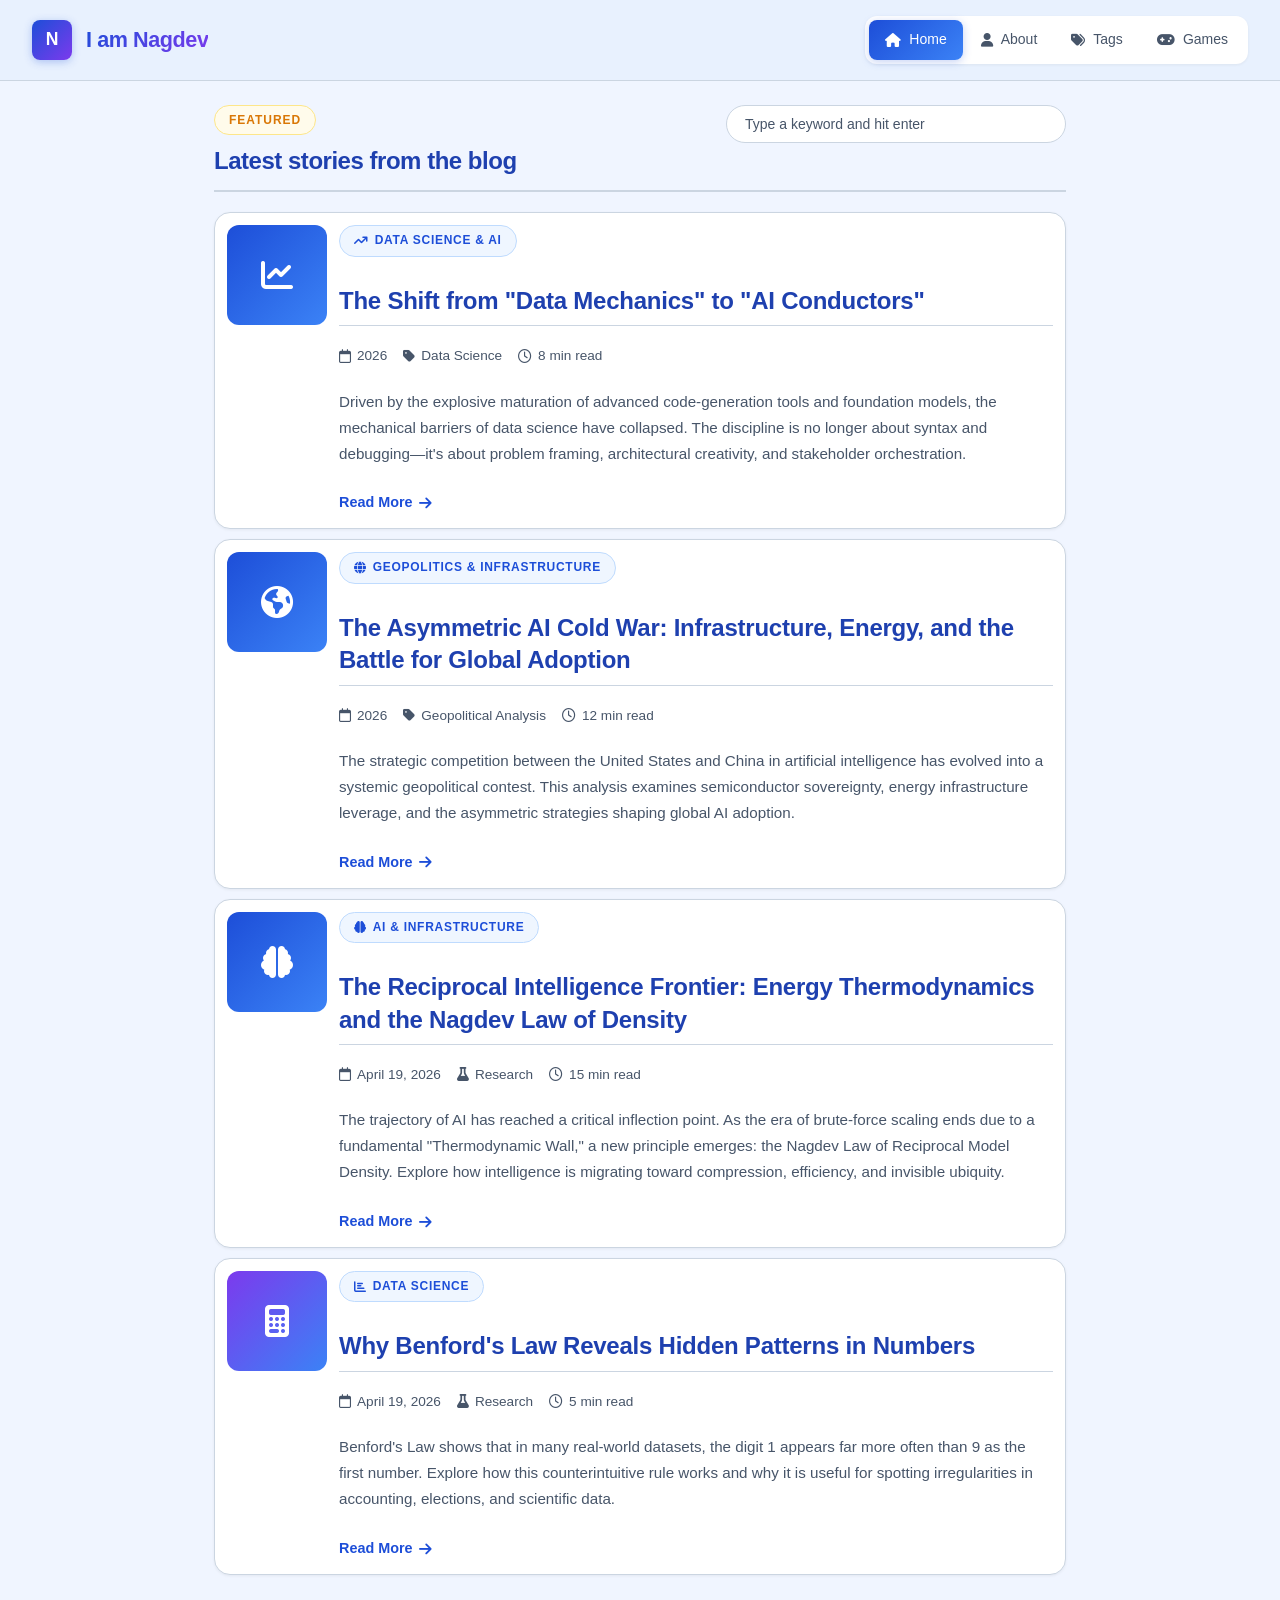
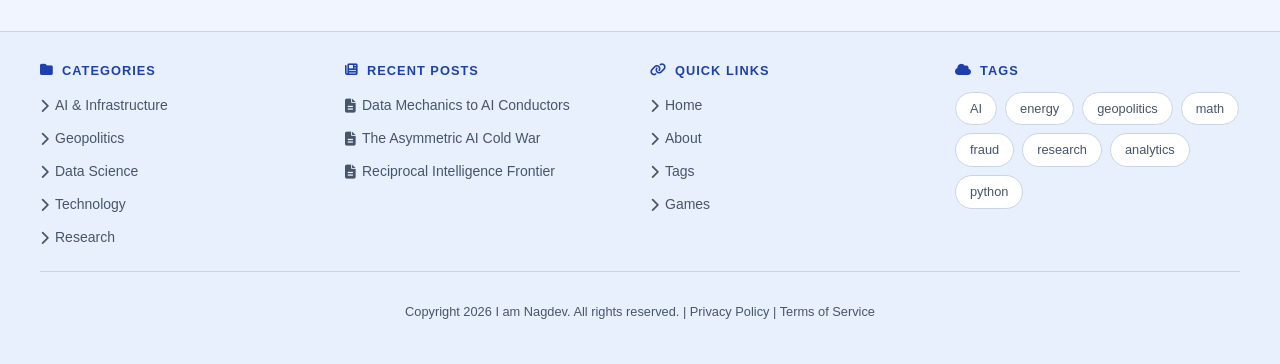
<file: index.html>
<!DOCTYPE html>
<html lang="en">
<head>
    <meta charset="UTF-8">
    <meta name="viewport" content="width=device-width, initial-scale=1.0">
    <title>iamnagdev Blog</title>
    <link rel="stylesheet" href="https://cdnjs.cloudflare.com/ajax/libs/font-awesome/6.5.1/css/all.min.css">
    <link rel="stylesheet" href="styles.css">
</head>
<body>
    <div class="site-shell">
        <header class="sidebar-left">
            <a href="index.html" style="text-decoration:none;display:contents;">
                <div class="brand-block">
                    <div class="brand-mark">N</div>
                    <h1 class="brand-name">I am Nagdev</h1>
                </div>
            </a>
            <nav class="primary-nav">
                <a class="active" href="index.html"><i class="fas fa-home"></i> Home</a>
                <a href="about.html"><i class="fas fa-user"></i> About</a>
                <a href="tags.html"><i class="fas fa-tags"></i> Tags</a>
                <a href="games/index.html"><i class="fas fa-gamepad"></i> Games</a>
            </nav>
        </header>
        <main class="main-content">
            <header class="content-header">
                <div>
                    <p class="eyebrow">Featured</p>
                    <h2>Latest stories from the blog</h2>
                </div>
                <form class="search-form">
                    <input type="search" placeholder="Type a keyword and hit enter" aria-label="Search posts">
                </form>
            </header>
            <section class="post-feed">
                <article class="post-card">
                    <div class="post-thumb post-thumb-large"><i class="fas fa-chart-line"></i></div>
                    <div class="post-copy">
                        <div class="post-label"><i class="fas fa-arrow-trend-up"></i> Data Science & AI</div>
                        <h3><a href="posts/data-mechanics-to-ai-conductors.html">The Shift from "Data Mechanics" to "AI Conductors"</a></h3>
                        <div class="post-meta"><span><i class="far fa-calendar"></i> 2026</span><span><i class="fas fa-tag"></i> Data Science</span><span><i class="far fa-clock"></i> 8 min read</span></div>
                        <p>Driven by the explosive maturation of advanced code-generation tools and foundation models, the mechanical barriers of data science have collapsed. The discipline is no longer about syntax and debugging—it's about problem framing, architectural creativity, and stakeholder orchestration.</p>
                        <a class="post-link" href="posts/data-mechanics-to-ai-conductors.html">Read More <i class="fas fa-arrow-right"></i></a>
                    </div>
                </article>
                <article class="post-card">
                    <div class="post-thumb post-thumb-large"><i class="fas fa-globe-americas"></i></div>
                    <div class="post-copy">
                        <div class="post-label"><i class="fas fa-globe"></i> Geopolitics & Infrastructure</div>
                        <h3><a href="posts/asymmetric-ai-cold-war.html">The Asymmetric AI Cold War: Infrastructure, Energy, and the Battle for Global Adoption</a></h3>
                        <div class="post-meta"><span><i class="far fa-calendar"></i> 2026</span><span><i class="fas fa-tag"></i> Geopolitical Analysis</span><span><i class="far fa-clock"></i> 12 min read</span></div>
                        <p>The strategic competition between the United States and China in artificial intelligence has evolved into a systemic geopolitical contest. This analysis examines semiconductor sovereignty, energy infrastructure leverage, and the asymmetric strategies shaping global AI adoption.</p>
                        <a class="post-link" href="posts/asymmetric-ai-cold-war.html">Read More <i class="fas fa-arrow-right"></i></a>
                    </div>
                </article>
                <article class="post-card">
                    <div class="post-thumb post-thumb-large"><i class="fas fa-brain"></i></div>
                    <div class="post-copy">
                        <div class="post-label"><i class="fas fa-brain"></i> AI & Infrastructure</div>
                        <h3><a href="posts/reciprocal-intelligence.html">The Reciprocal Intelligence Frontier: Energy Thermodynamics and the Nagdev Law of Density</a></h3>
                        <div class="post-meta"><span><i class="far fa-calendar"></i> April 19, 2026</span><span><i class="fas fa-flask"></i> Research</span><span><i class="far fa-clock"></i> 15 min read</span></div>
                        <p>The trajectory of AI has reached a critical inflection point. As the era of brute-force scaling ends due to a fundamental "Thermodynamic Wall," a new principle emerges: the Nagdev Law of Reciprocal Model Density. Explore how intelligence is migrating toward compression, efficiency, and invisible ubiquity.</p>
                        <a class="post-link" href="posts/reciprocal-intelligence.html">Read More <i class="fas fa-arrow-right"></i></a>
                    </div>
                </article>
                <article class="post-card">
                    <div class="post-thumb post-thumb-small"><i class="fas fa-calculator"></i></div>
                    <div class="post-copy">
                        <div class="post-label"><i class="fas fa-chart-bar"></i> Data Science</div>
                        <h3><a href="posts/benfords-law.html">Why Benford's Law Reveals Hidden Patterns in Numbers</a></h3>
                        <div class="post-meta"><span><i class="far fa-calendar"></i> April 19, 2026</span><span><i class="fas fa-flask"></i> Research</span><span><i class="far fa-clock"></i> 5 min read</span></div>
                        <p>Benford's Law shows that in many real-world datasets, the digit 1 appears far more often than 9 as the first number. Explore how this counterintuitive rule works and why it is useful for spotting irregularities in accounting, elections, and scientific data.</p>
                        <a class="post-link" href="posts/benfords-law.html">Read More <i class="fas fa-arrow-right"></i></a>
                    </div>
                </article>
            </section>
        </main>
    </div>

    <footer class="site-footer">
        <div class="footer-content">
            <div class="footer-sections">
                <div class="footer-section">
                    <h4><i class="fas fa-folder"></i> Categories</h4>
                    <ul>
                        <li><a href="#"><i class="fas fa-chevron-right"></i> AI & Infrastructure</a></li>
                        <li><a href="#"><i class="fas fa-chevron-right"></i> Geopolitics</a></li>
                        <li><a href="#"><i class="fas fa-chevron-right"></i> Data Science</a></li>
                        <li><a href="#"><i class="fas fa-chevron-right"></i> Technology</a></li>
                        <li><a href="#"><i class="fas fa-chevron-right"></i> Research</a></li>
                    </ul>
                </div>
                <div class="footer-section">
                    <h4><i class="fas fa-newspaper"></i> Recent Posts</h4>
                    <ul>
                        <li><a href="posts/data-mechanics-to-ai-conductors.html"><i class="fas fa-file-lines"></i> Data Mechanics to AI Conductors</a></li>
                        <li><a href="posts/asymmetric-ai-cold-war.html"><i class="fas fa-file-lines"></i> The Asymmetric AI Cold War</a></li>
                        <li><a href="posts/reciprocal-intelligence.html"><i class="fas fa-file-lines"></i> Reciprocal Intelligence Frontier</a></li>
                    </ul>
                </div>
                <div class="footer-section">
                    <h4><i class="fas fa-link"></i> Quick Links</h4>
                    <ul>
                        <li><a href="index.html"><i class="fas fa-chevron-right"></i> Home</a></li>
                        <li><a href="about.html"><i class="fas fa-chevron-right"></i> About</a></li>
                        <li><a href="tags.html"><i class="fas fa-chevron-right"></i> Tags</a></li>
                        <li><a href="games/index.html"><i class="fas fa-chevron-right"></i> Games</a></li>
                    </ul>
                </div>
                <div class="footer-section">
                    <h4><i class="fas fa-cloud"></i> Tags</h4>
                    <div class="tag-cloud">
                        <a href="#">AI</a>
                        <a href="#">energy</a>
                        <a href="#">geopolitics</a>
                        <a href="#">math</a>
                        <a href="#">fraud</a>
                        <a href="#">research</a>
                        <a href="#">analytics</a>
                        <a href="#">python</a>
                    </div>
                </div>
            </div>
            <div class="footer-bottom">
                <p>Copyright 2026 I am Nagdev. All rights reserved. | <a href="#">Privacy Policy</a> | <a href="#">Terms of Service</a></p>
            </div>
        </div>
    </footer>
    <script src="script.js"></script>
</body>
</html>
</file>
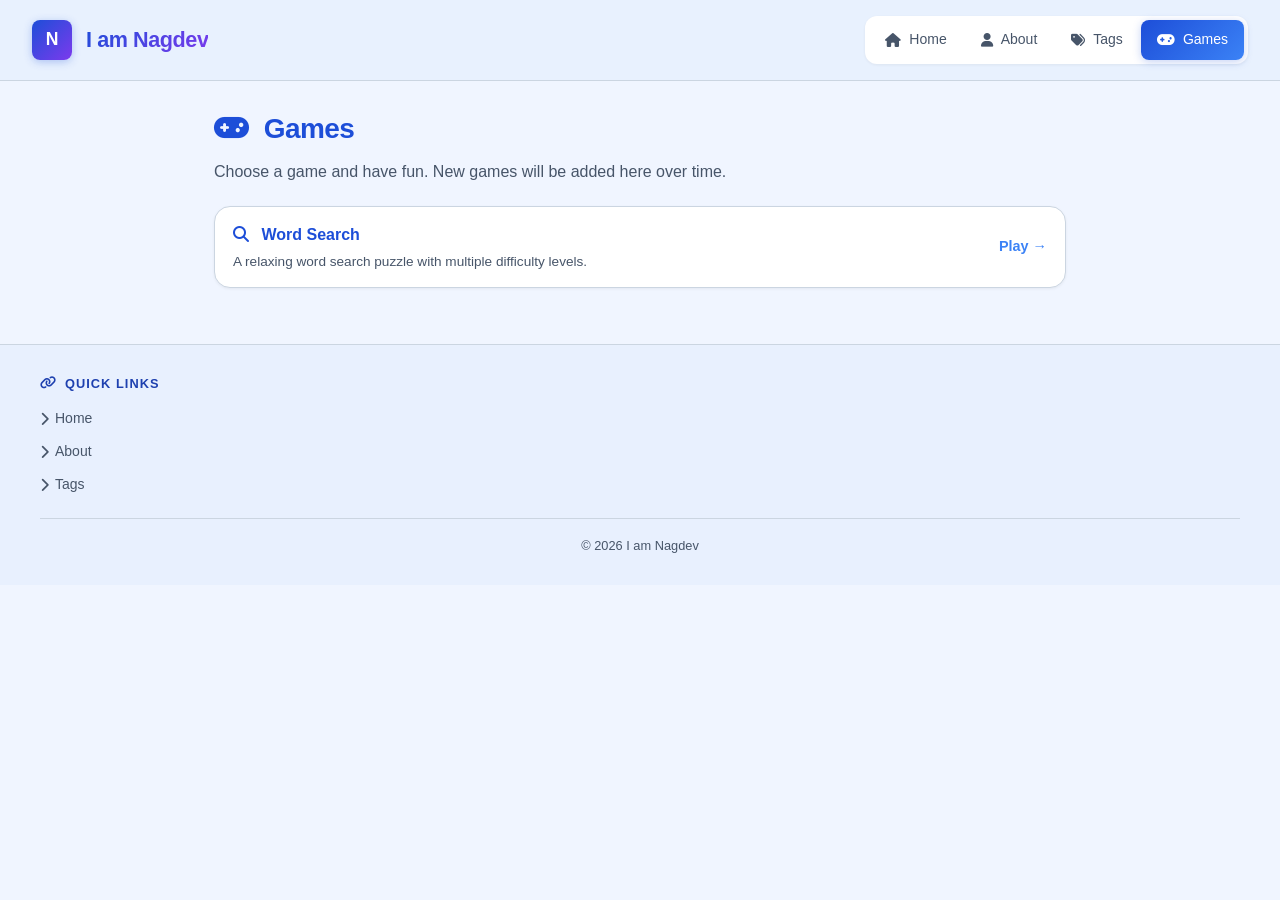
<file: games/index.html>
<!DOCTYPE html>
<html lang="en">
<head>
  <meta charset="utf-8">
  <meta name="viewport" content="width=device-width,initial-scale=1">
  <title>Games - I am Nagdev</title>
  <link rel="stylesheet" href="https://cdnjs.cloudflare.com/ajax/libs/font-awesome/6.5.1/css/all.min.css">
  <link rel="stylesheet" href="../styles.css">
  <style>
    .games-landing { max-width: 900px; margin: 24px auto; padding: 0 24px 24px; }
    .games-landing h2 { font-size: 1.75rem; font-weight: 700; color: var(--color-primary); margin: 0 0 6px; letter-spacing: -0.02em; }
    .games-landing > p { color: var(--color-text-secondary); margin: 0 0 20px; }
    .games-list { display: grid; gap: 10px; }
    .game-card {
      padding: 14px 18px; border: 1px solid var(--color-border); border-radius: var(--radius-lg);
      background: var(--color-surface); display: flex; justify-content: space-between;
      align-items: center; transition: all var(--transition); box-shadow: var(--shadow-sm);
    }
    .game-card:hover {
      border-color: var(--color-primary-light); box-shadow: var(--shadow-md);
      transform: translateY(-2px);
    }
    .game-card .game-title { font-size: 1rem; font-weight: 700; color: var(--color-primary); }
    .game-card .game-desc { font-size: 0.85rem; color: var(--color-text-secondary); margin-top: 2px; }
    .game-card a {
      display: inline-flex; align-items: center; gap: 6px;
      text-decoration: none; color: var(--color-primary-light); font-weight: 600;
      font-size: 0.9rem; transition: all var(--transition); white-space: nowrap;
    }
    .game-card a:hover { color: var(--color-primary); gap: 10px; }
  </style>
</head>
<body>
  <header class="sidebar-left">
    <a href="../index.html" style="text-decoration:none;display:contents;">
      <div class="brand-block">
        <div class="brand-mark">N</div>
        <h1 class="brand-name">I am Nagdev</h1>
      </div>
    </a>
    <nav class="primary-nav">
      <a href="../index.html"><i class="fas fa-home"></i> Home</a>
      <a href="../about.html"><i class="fas fa-user"></i> About</a>
      <a href="../tags.html"><i class="fas fa-tags"></i> Tags</a>
      <a class="active" href="index.html"><i class="fas fa-gamepad"></i> Games</a>
    </nav>
  </header>

  <main class="games-landing">
    <h2><i class="fas fa-gamepad" style="color:var(--color-primary);margin-right:8px;"></i> Games</h2>
    <p>Choose a game and have fun. New games will be added here over time.</p>

    <div class="games-list">
      <div class="game-card">
        <div>
          <div class="game-title"><i class="fas fa-search" style="color:var(--color-primary);margin-right:8px;"></i> Word Search</div>
          <div class="game-desc">A relaxing word search puzzle with multiple difficulty levels.</div>
        </div>
        <a href="word-search.html">Play &rarr;</a>
      </div>
    </div>
  </main>

  <footer class="site-footer">
    <div class="footer-content">
      <div class="footer-sections">
        <div class="footer-section">
          <h4><i class="fas fa-link"></i> Quick Links</h4>
          <ul>
            <li><a href="../index.html"><i class="fas fa-chevron-right"></i> Home</a></li>
            <li><a href="../about.html"><i class="fas fa-chevron-right"></i> About</a></li>
            <li><a href="../tags.html"><i class="fas fa-chevron-right"></i> Tags</a></li>
          </ul>
        </div>
      </div>
      <div class="footer-bottom">&copy; 2026 I am Nagdev</div>
    </div>
  </footer>
</body>
</html>
</file>
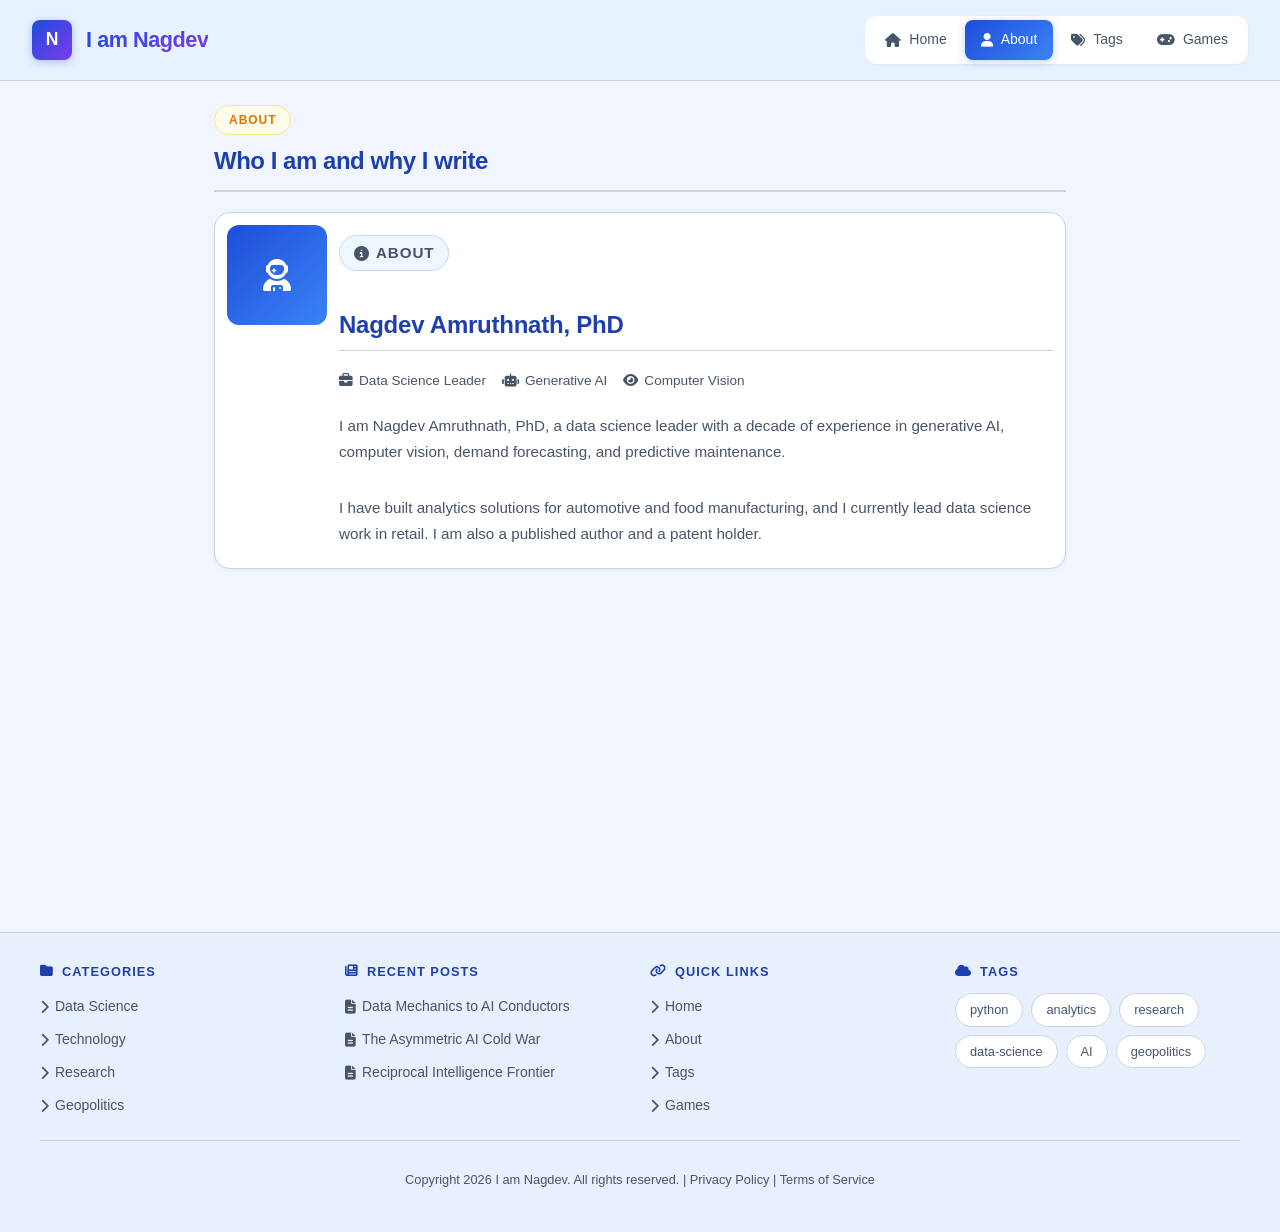
<file: about.html>
<!DOCTYPE html>
<html lang="en">
<head>
    <meta charset="UTF-8">
    <meta name="viewport" content="width=device-width, initial-scale=1.0">
    <title>About - iamnagdev Blog</title>
    <link rel="stylesheet" href="https://cdnjs.cloudflare.com/ajax/libs/font-awesome/6.5.1/css/all.min.css">
    <link rel="stylesheet" href="styles.css">
</head>
<body>
    <div class="site-shell">
        <header class="sidebar-left">
            <a href="index.html" style="text-decoration:none;display:contents;">
                <div class="brand-block">
                    <div class="brand-mark">N</div>
                    <h1 class="brand-name">I am Nagdev</h1>
                </div>
            </a>
            <nav class="primary-nav">
                <a href="index.html"><i class="fas fa-home"></i> Home</a>
                <a class="active" href="about.html"><i class="fas fa-user"></i> About</a>
                <a href="tags.html"><i class="fas fa-tags"></i> Tags</a>
                <a href="games/index.html"><i class="fas fa-gamepad"></i> Games</a>
            </nav>
        </header>
        <main class="main-content">
            <header class="content-header">
                <div>
                    <p class="eyebrow">About</p>
                    <h2>Who I am and why I write</h2>
                </div>
            </header>
            <section class="post-feed">
                <article class="post-card">
                    <div class="post-thumb post-thumb-large"><i class="fas fa-user-astronaut"></i></div>
                    <div class="post-copy">
                        <p class="post-label"><i class="fas fa-info-circle"></i> About</p>
                        <h3>Nagdev Amruthnath, PhD</h3>
                        <div class="post-meta"><span><i class="fas fa-briefcase"></i> Data Science Leader</span><span><i class="fas fa-robot"></i> Generative AI</span><span><i class="fas fa-eye"></i> Computer Vision</span></div>
                        <p>I am Nagdev Amruthnath, PhD, a data science leader with a decade of experience in generative AI, computer vision, demand forecasting, and predictive maintenance.</p>
                        <p>I have built analytics solutions for automotive and food manufacturing, and I currently lead data science work in retail. I am also a published author and a patent holder.</p>
                    </div>
                </article>
            </section>
        </main>
    </div>

    <footer class="site-footer">
        <div class="footer-content">
            <div class="footer-sections">
                <div class="footer-section">
                    <h4><i class="fas fa-folder"></i> Categories</h4>
                    <ul>
                        <li><a href="#"><i class="fas fa-chevron-right"></i> Data Science</a></li>
                        <li><a href="#"><i class="fas fa-chevron-right"></i> Technology</a></li>
                        <li><a href="#"><i class="fas fa-chevron-right"></i> Research</a></li>
                        <li><a href="#"><i class="fas fa-chevron-right"></i> Geopolitics</a></li>
                    </ul>
                </div>
                <div class="footer-section">
                    <h4><i class="fas fa-newspaper"></i> Recent Posts</h4>
                    <ul>
                        <li><a href="posts/data-mechanics-to-ai-conductors.html"><i class="fas fa-file-lines"></i> Data Mechanics to AI Conductors</a></li>
                        <li><a href="posts/asymmetric-ai-cold-war.html"><i class="fas fa-file-lines"></i> The Asymmetric AI Cold War</a></li>
                        <li><a href="posts/reciprocal-intelligence.html"><i class="fas fa-file-lines"></i> Reciprocal Intelligence Frontier</a></li>
                    </ul>
                </div>
                <div class="footer-section">
                    <h4><i class="fas fa-link"></i> Quick Links</h4>
                    <ul>
                        <li><a href="index.html"><i class="fas fa-chevron-right"></i> Home</a></li>
                        <li><a href="about.html"><i class="fas fa-chevron-right"></i> About</a></li>
                        <li><a href="tags.html"><i class="fas fa-chevron-right"></i> Tags</a></li>
                        <li><a href="games/index.html"><i class="fas fa-chevron-right"></i> Games</a></li>
                    </ul>
                </div>
                <div class="footer-section">
                    <h4><i class="fas fa-cloud"></i> Tags</h4>
                    <div class="tag-cloud">
                        <a href="#">python</a>
                        <a href="#">analytics</a>
                        <a href="#">research</a>
                        <a href="#">data-science</a>
                        <a href="#">AI</a>
                        <a href="#">geopolitics</a>
                    </div>
                </div>
            </div>
            <div class="footer-bottom">
                <p>Copyright 2026 I am Nagdev. All rights reserved. | <a href="#">Privacy Policy</a> | <a href="#">Terms of Service</a></p>
            </div>
        </div>
    </footer>
    <script src="script.js"></script>
</body>
</html>
</file>
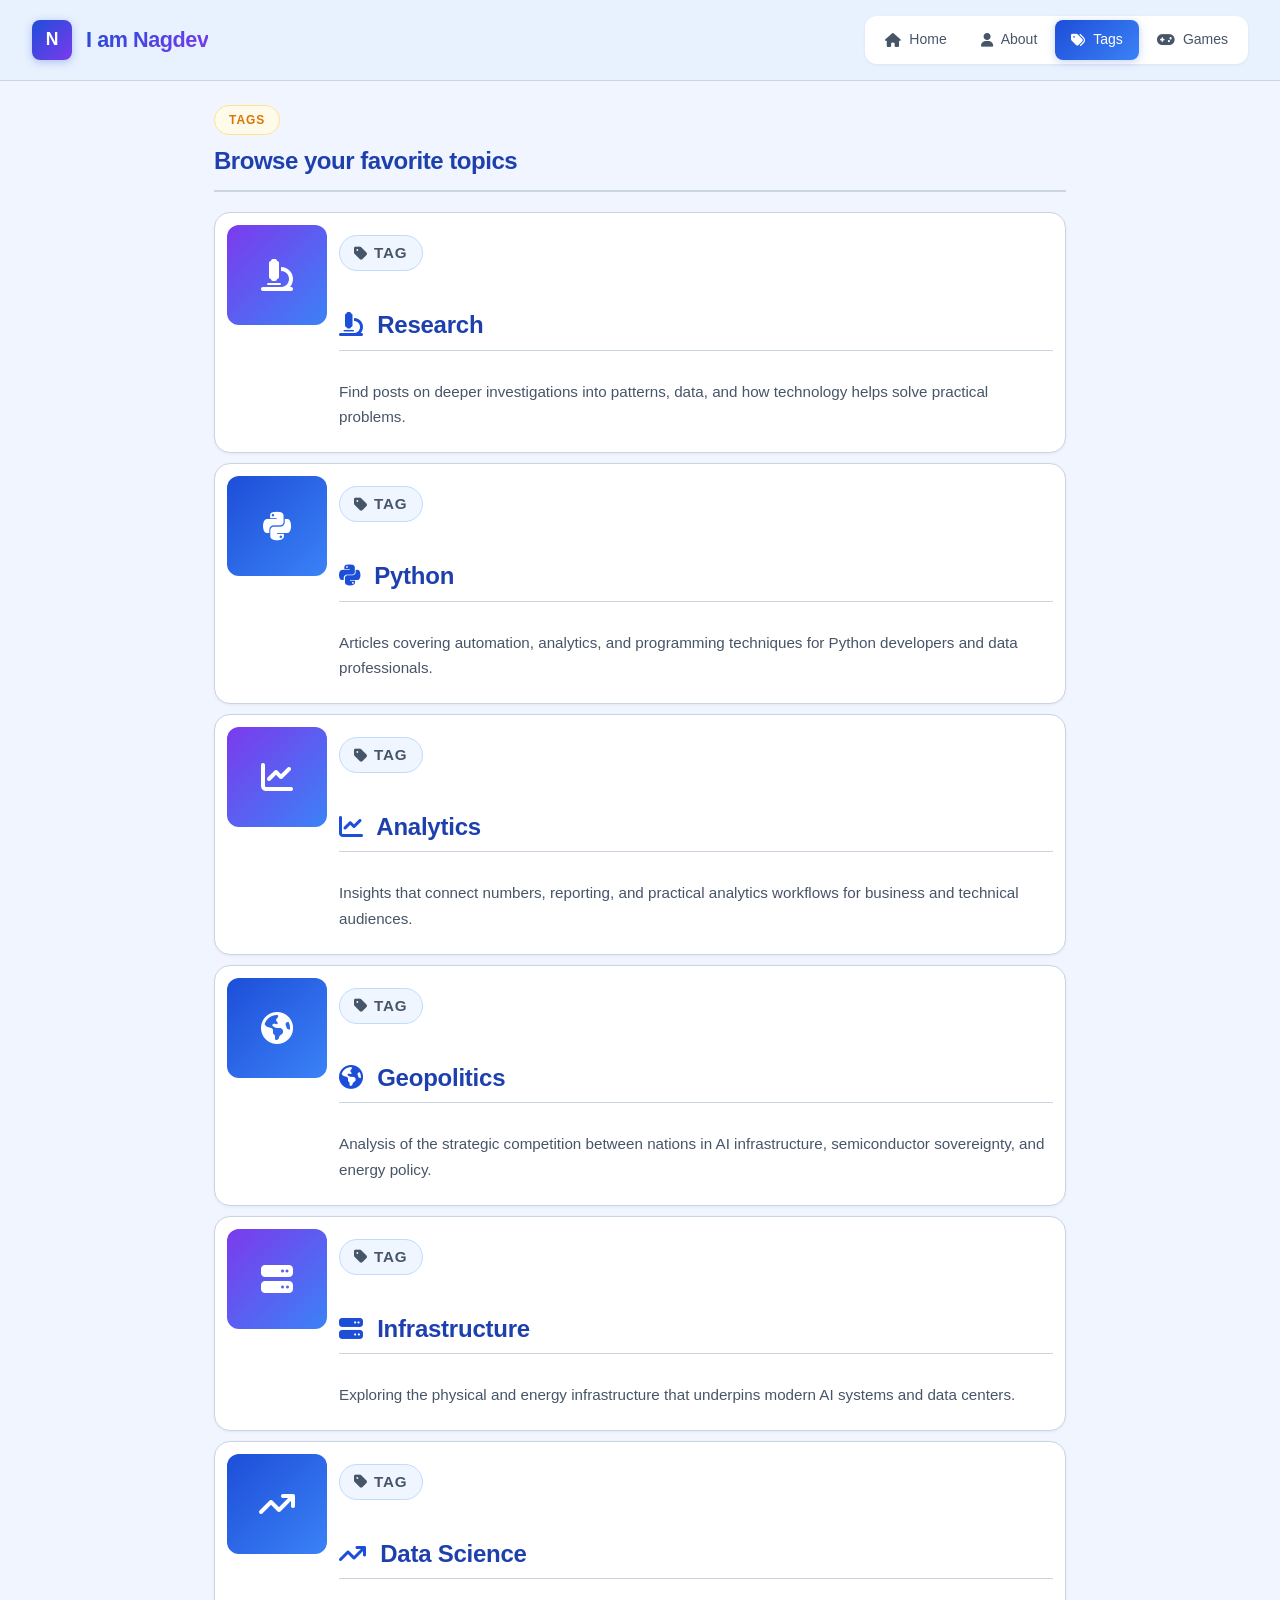
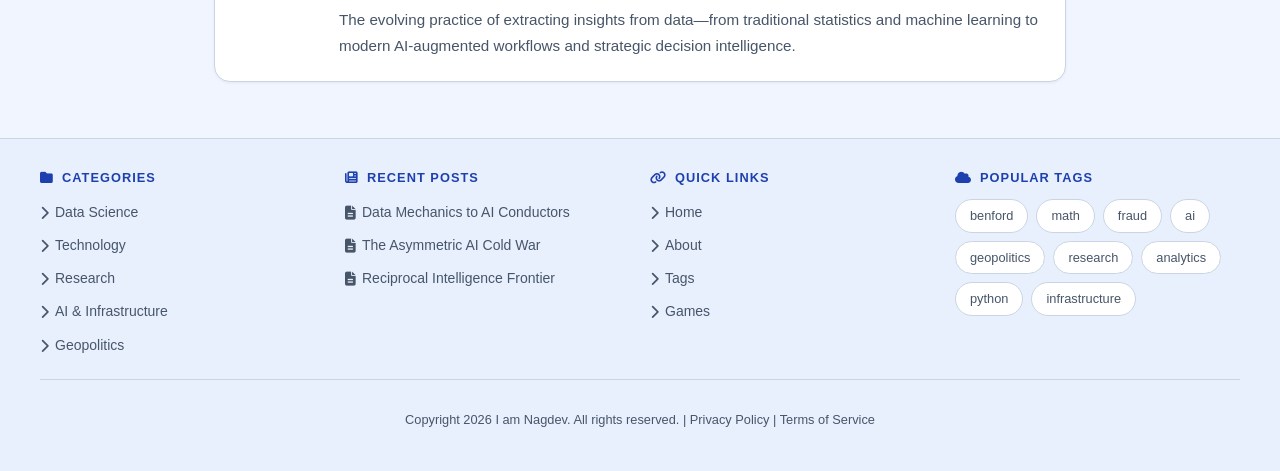
<file: tags.html>
<!DOCTYPE html>
<html lang="en">
<head>
    <meta charset="UTF-8">
    <meta name="viewport" content="width=device-width, initial-scale=1.0">
    <title>Tags - iamnagdev Blog</title>
    <link rel="stylesheet" href="https://cdnjs.cloudflare.com/ajax/libs/font-awesome/6.5.1/css/all.min.css">
    <link rel="stylesheet" href="styles.css">
</head>
<body>
    <div class="site-shell">
        <header class="sidebar-left">
            <a href="index.html" style="text-decoration:none;display:contents;">
                <div class="brand-block">
                    <div class="brand-mark">N</div>
                    <h1 class="brand-name">I am Nagdev</h1>
                </div>
            </a>
            <nav class="primary-nav">
                <a href="index.html"><i class="fas fa-home"></i> Home</a>
                <a href="about.html"><i class="fas fa-user"></i> About</a>
                <a class="active" href="tags.html"><i class="fas fa-tags"></i> Tags</a>
                <a href="games/index.html"><i class="fas fa-gamepad"></i> Games</a>
            </nav>
        </header>
        <main class="main-content">
            <header class="content-header">
                <div>
                    <p class="eyebrow">Tags</p>
                    <h2>Browse your favorite topics</h2>
                </div>
            </header>
            <section class="post-feed">
                <article class="post-card">
                    <div class="post-thumb post-thumb-small"><i class="fas fa-microscope"></i></div>
                    <div class="post-copy">
                        <p class="post-label"><i class="fas fa-tag"></i> Tag</p>
                        <h3><i class="fas fa-microscope" style="color:var(--color-primary);margin-right:8px;"></i> Research</h3>
                        <p>Find posts on deeper investigations into patterns, data, and how technology helps solve practical problems.</p>
                    </div>
                </article>
                <article class="post-card">
                    <div class="post-thumb post-thumb-large"><i class="fab fa-python"></i></div>
                    <div class="post-copy">
                        <p class="post-label"><i class="fas fa-tag"></i> Tag</p>
                        <h3><i class="fab fa-python" style="color:var(--color-primary);margin-right:8px;"></i> Python</h3>
                        <p>Articles covering automation, analytics, and programming techniques for Python developers and data professionals.</p>
                    </div>
                </article>
                <article class="post-card">
                    <div class="post-thumb post-thumb-small"><i class="fas fa-chart-line"></i></div>
                    <div class="post-copy">
                        <p class="post-label"><i class="fas fa-tag"></i> Tag</p>
                        <h3><i class="fas fa-chart-line" style="color:var(--color-primary);margin-right:8px;"></i> Analytics</h3>
                        <p>Insights that connect numbers, reporting, and practical analytics workflows for business and technical audiences.</p>
                    </div>
                </article>
                <article class="post-card">
                    <div class="post-thumb post-thumb-large"><i class="fas fa-globe-americas"></i></div>
                    <div class="post-copy">
                        <p class="post-label"><i class="fas fa-tag"></i> Tag</p>
                        <h3><i class="fas fa-globe-americas" style="color:var(--color-primary);margin-right:8px;"></i> Geopolitics</h3>
                        <p>Analysis of the strategic competition between nations in AI infrastructure, semiconductor sovereignty, and energy policy.</p>
                    </div>
                </article>
                <article class="post-card">
                    <div class="post-thumb post-thumb-small"><i class="fas fa-server"></i></div>
                    <div class="post-copy">
                        <p class="post-label"><i class="fas fa-tag"></i> Tag</p>
                        <h3><i class="fas fa-server" style="color:var(--color-primary);margin-right:8px;"></i> Infrastructure</h3>
                        <p>Exploring the physical and energy infrastructure that underpins modern AI systems and data centers.</p>
                    </div>
                </article>
                <article class="post-card">
                    <div class="post-thumb post-thumb-large"><i class="fas fa-arrow-trend-up"></i></div>
                    <div class="post-copy">
                        <p class="post-label"><i class="fas fa-tag"></i> Tag</p>
                        <h3><i class="fas fa-arrow-trend-up" style="color:var(--color-primary);margin-right:8px;"></i> Data Science</h3>
                        <p>The evolving practice of extracting insights from data—from traditional statistics and machine learning to modern AI-augmented workflows and strategic decision intelligence.</p>
                    </div>
                </article>
            </section>
        </main>
    </div>

    <footer class="site-footer">
        <div class="footer-content">
            <div class="footer-sections">
                <div class="footer-section">
                    <h4><i class="fas fa-folder"></i> Categories</h4>
                    <ul>
                        <li><a href="#"><i class="fas fa-chevron-right"></i> Data Science</a></li>
                        <li><a href="#"><i class="fas fa-chevron-right"></i> Technology</a></li>
                        <li><a href="#"><i class="fas fa-chevron-right"></i> Research</a></li>
                        <li><a href="#"><i class="fas fa-chevron-right"></i> AI & Infrastructure</a></li>
                        <li><a href="#"><i class="fas fa-chevron-right"></i> Geopolitics</a></li>
                    </ul>
                </div>
                <div class="footer-section">
                    <h4><i class="fas fa-newspaper"></i> Recent Posts</h4>
                    <ul>
                        <li><a href="posts/data-mechanics-to-ai-conductors.html"><i class="fas fa-file-lines"></i> Data Mechanics to AI Conductors</a></li>
                        <li><a href="posts/asymmetric-ai-cold-war.html"><i class="fas fa-file-lines"></i> The Asymmetric AI Cold War</a></li>
                        <li><a href="posts/reciprocal-intelligence.html"><i class="fas fa-file-lines"></i> Reciprocal Intelligence Frontier</a></li>
                    </ul>
                </div>
                <div class="footer-section">
                    <h4><i class="fas fa-link"></i> Quick Links</h4>
                    <ul>
                        <li><a href="index.html"><i class="fas fa-chevron-right"></i> Home</a></li>
                        <li><a href="about.html"><i class="fas fa-chevron-right"></i> About</a></li>
                        <li><a href="tags.html"><i class="fas fa-chevron-right"></i> Tags</a></li>
                        <li><a href="games/index.html"><i class="fas fa-chevron-right"></i> Games</a></li>
                    </ul>
                </div>
                <div class="footer-section">
                    <h4><i class="fas fa-cloud"></i> Popular Tags</h4>
                    <div class="tag-cloud">
                        <a href="#">benford</a>
                        <a href="#">math</a>
                        <a href="#">fraud</a>
                        <a href="#">ai</a>
                        <a href="#">geopolitics</a>
                        <a href="#">research</a>
                        <a href="#">analytics</a>
                        <a href="#">python</a>
                        <a href="#">infrastructure</a>
                    </div>
                </div>
            </div>
            <div class="footer-bottom">
                <p>Copyright 2026 I am Nagdev. All rights reserved. | <a href="#">Privacy Policy</a> | <a href="#">Terms of Service</a></p>
            </div>
        </div>
    </footer>
    <script src="script.js"></script>
</body>
</html>
</file>
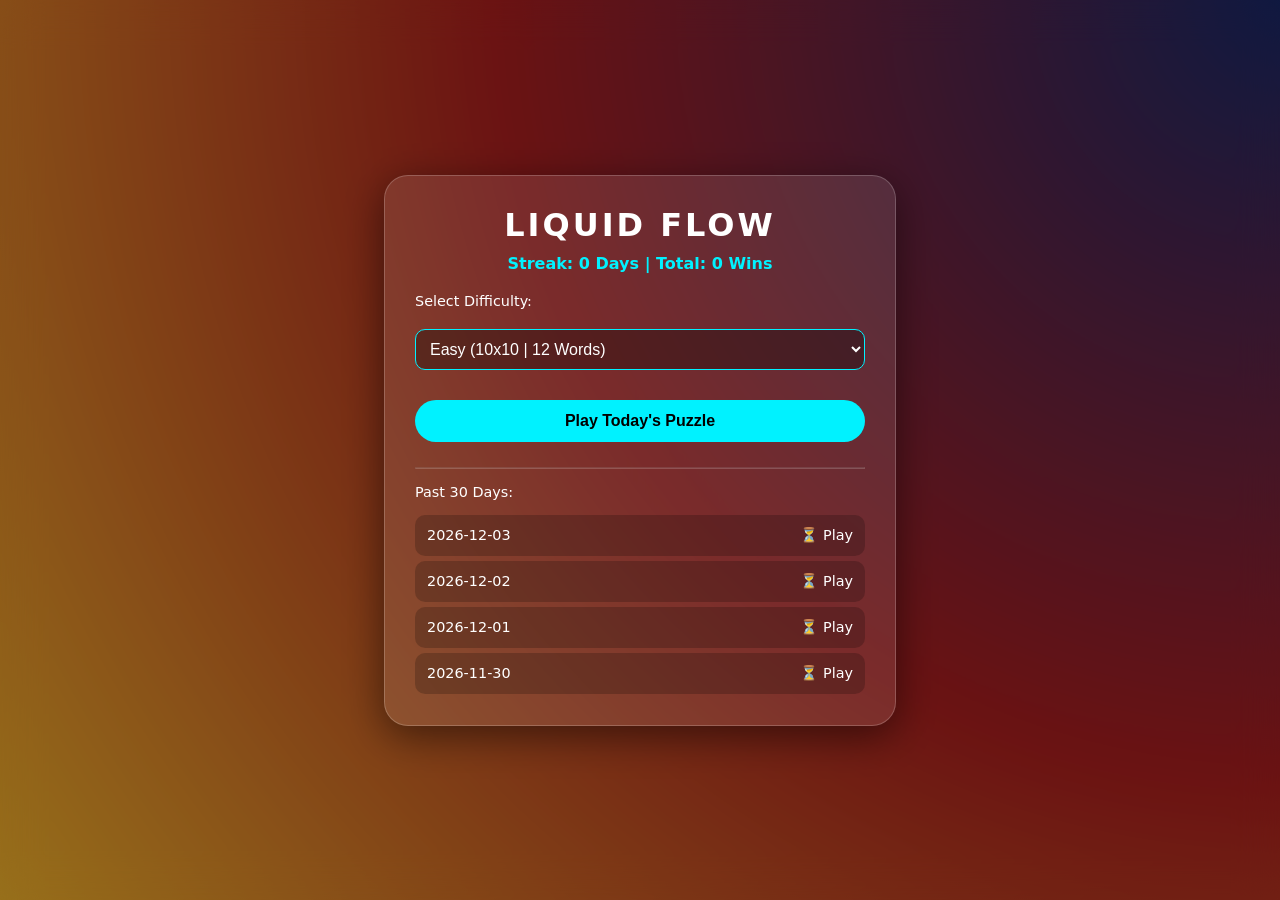
<file: games/word-search.html>
<!DOCTYPE html>
<html lang="en">
<head>
    <meta charset="UTF-8">
    <meta name="viewport" content="width=device-width, initial-scale=1.0, maximum-scale=1.0, user-scalable=no">
    <title>Daily Liquid Glass - Pro</title>
    <style>
        :root {
            --glass: rgba(255, 255, 255, 0.1);
            --glass-border: rgba(255, 255, 255, 0.2);
            --glass-hover: rgba(255, 255, 255, 0.15);
            --accent: #00f2ff;
            --success: #00ff88;
            --text: #ffffff;
        }

        body {
            margin: 0; 
            font-family: 'Segoe UI', system-ui, sans-serif;
            background: radial-gradient(circle at top right, #1a2a6c, #b21f1f, #fdbb2d);
            background-attachment: fixed; 
            height: 100vh; 
            overflow: hidden;
            display: flex; 
            justify-content: center; 
            align-items: center; 
            color: var(--text);
        }

        /* --- Screens & UI --- */
        .screen {
            position: fixed; inset: 0; z-index: 100;
            background: rgba(0,0,0,0.4); backdrop-filter: blur(20px); -webkit-backdrop-filter: blur(20px);
            display: flex; flex-direction: column; justify-content: center; align-items: center;
            transition: opacity 0.3s ease;
        }

        .glass-card {
            background: var(--glass); border: 1px solid var(--glass-border);
            border-radius: 24px; padding: 30px; text-align: center;
            box-shadow: 0 10px 40px rgba(0,0,0,0.5); width: 90%; max-width: 450px;
        }

        .hidden { display: none !important; opacity: 0; pointer-events: none; }

        /* --- Game Grid Elements --- */
        .game-wrapper { 
            width: 95%; max-width: 600px; height: 95vh; 
            display: flex; flex-direction: column; gap: 10px; 
        }
        
        .header-stats {
            display: grid; grid-template-columns: 1fr 1fr 1fr;
            background: var(--glass); padding: 15px; border-radius: 15px; border: 1px solid var(--glass-border);
            font-size: 0.85rem; text-transform: uppercase; letter-spacing: 1px;
            backdrop-filter: blur(10px);
        }

        #grid {
            display: grid; gap: 4px; background: rgba(0,0,0,0.2);
            padding: 10px; border-radius: 15px; user-select: none; touch-action: none;
            flex-grow: 1; align-content: center; border: 1px solid var(--glass-border);
        }

        .cell {
            aspect-ratio: 1/1; display: flex; align-items: center; justify-content: center;
            background: var(--glass); border: 1px solid var(--glass-border);
            border-radius: 6px; font-weight: 800;
            font-size: 1.5rem; 
            cursor: crosshair;
            transition: background 0.1s;
        }

        .cell.selecting { 
            background: var(--accent) !important; 
            color: #000 !important; 
            box-shadow: 0 0 10px var(--accent) !important; 
            border-color: transparent !important; 
        }
        .cell.found { background: var(--success); color: #000; border-color: transparent; }

        .word-bank {
            display: flex; flex-wrap: wrap; justify-content: center; gap: 6px;
            background: var(--glass); padding: 15px; border-radius: 15px; border: 1px solid var(--glass-border);
            max-height: 150px; overflow-y: auto;
        }

        .word-tag { 
            font-size: 0.8rem; padding: 5px 12px; opacity: 0.8; 
            background: rgba(0,0,0,0.3); border-radius: 20px; transition: 0.3s;
        }
        .word-tag.done { 
            background: var(--success); color: #000; text-decoration: line-through; 
            opacity: 1; font-weight: bold; box-shadow: 0 0 10px rgba(0,255,136,0.3);
        }

        /* --- Menus & Inputs --- */
        button {
            background: var(--accent); border: none; padding: 12px 25px;
            border-radius: 30px; font-weight: bold; cursor: pointer; color: #000; 
            margin-top: 15px; transition: transform 0.2s; font-size: 1rem;
        }
        button:hover { transform: scale(1.05); }

        .btn-secondary { background: var(--glass); color: white; border: 1px solid var(--glass-border); margin-top: 0; }

        select {
            background: rgba(0,0,0,0.3); color: white; padding: 10px; width: 100%;
            border-radius: 10px; border: 1px solid var(--accent); margin: 15px 0; font-size: 1rem;
        }

        .archive-list { 
            margin-top: 15px; height: 180px; overflow-y: auto; 
            display: flex; flex-direction: column; gap: 5px; 
        }
        .archive-item { 
            background: rgba(0,0,0,0.2); padding: 12px; border-radius: 10px; 
            font-size: 0.9rem; cursor: pointer; display: flex; justify-content: space-between;
            transition: background 0.2s;
        }
        .archive-item:hover { background: var(--glass-hover); }
        .archive-item.completed-item { color: var(--success); font-weight: bold; }
    </style>
</head>
<body>

    <div id="screen-welcome" class="screen">
        <div class="glass-card">
            <h1 style="margin: 0 0 10px 0; letter-spacing: 3px;">LIQUID FLOW</h1>
            <p id="streak-info" style="color: var(--accent); font-weight: bold; margin: 0 0 20px 0;">Streak: 0 Days | Total: 0 Wins</p>
            
            <div style="text-align: left; font-size: 0.9rem; margin-bottom: 5px;">Select Difficulty:</div>
            <select id="diff-select">
                <option value="easy">Easy (10x10 | 12 Words)</option>
                <option value="medium">Medium (12x12 | 15 Words)</option>
                <option value="hard">Hard (14x14 | 18 Words)</option>
                <option value="expert">Expert (16x16 | 22 Words)</option>
            </select>
            
            <button id="btn-play-today" style="width: 100%;">Play Today's Puzzle</button>
            
            <hr style="opacity:0.2; margin: 25px 0 15px 0;">
            
            <div style="text-align: left; font-size: 0.9rem;">Past 30 Days:</div>
            <div id="archive-container" class="archive-list"></div>
        </div>
    </div>

    <div class="game-wrapper hidden" id="screen-game">
        <div class="header-stats">
            <div><b id="ui-mode">-</b></div>
            <div style="text-align:center"><b id="ui-date">-</b></div>
            <div style="text-align:right">Found: <b id="ui-found">0/0</b></div>
        </div>

        <div id="grid"></div>

        <div class="word-bank" id="word-bank"></div>
        
        <button class="btn-secondary" onclick="goToMenu()">Back to Menu</button>
    </div>

<script>
    // --- Configuration ---
    const MASTER_WORDS = [
        "AETHER", "DRAGON", "RIVER", "CRYSTAL", "LIQUID", "GALAXY", "PLASMA", "MIRROR", "NEBULA", "QUARTZ", 
        "ORBIT", "ZENITH", "FROST", "VORTEX", "AURORA", "PRISM", "VELOCITY", "ECHO", "SHIMMER", "GLOW", 
        "FLUX", "SILICA", "COSMOS", "BREEZE", "MIST", "WAVE", "PULSE", "STORM", "PIXEL", "VOID", 
        "EMBER", "SOLAR", "LUNAR", "DESERT", "SPHERE", "RADAR", "SONAR", "TROPIC", "FROZEN", "COBALT", 
        "AMBER", "SILVER", "GOLDEN", "SPRING", "SUMMER", "WINTER", "AUTUMN", "PHOENIX", "KNIGHT", "MAGIC", 
        "SPELL", "QUEST", "FLAME", "VALLEY", "PEAK", "SHADOW", "LIGHT", "HAZARD", "DANGER", "OXYGEN",
        "CARBON", "OASIS", "CANYON", "GLACIER", "TUNDRA", "ISLAND", "PLANET", "COMET", "METEOR", "GRAVITY"
    ];

    const LEVELS = {
        easy: { size: 10, count: 12 },
        medium: { size: 12, count: 15 },
        hard: { size: 14, count: 18 },
        expert: { size: 16, count: 22 }
    };

    // --- State Variables ---
    let selectedDate = "";
    let selectedDiff = "easy";
    let foundWords = [];
    let currentWords = [];
    
    // Selection state
    let startCell = null;
    let isMouseDown = false;
    let activeSelection = [];

    // --- Helper: Get Local Date as YYYY-MM-DD ---
    function getLocalISODate(dateObj = new Date()) {
        const offset = dateObj.getTimezoneOffset() * 60000;
        return new Date(dateObj.getTime() - offset).toISOString().split('T')[0];
    }

    // --- Initialization & UI Logic ---
    function init() {
        const stats = loadStats();
        const today = getLocalISODate();
        const mainBtn = document.getElementById('btn-play-today');

        // Update Main Button if Today is completed
        if (stats.finishedDates.includes(today)) {
            mainBtn.innerHTML = "✅ Today's Puzzle Completed";
            mainBtn.style.background = "var(--success)";
            mainBtn.onclick = () => alert("You've already finished today's challenge! Try a past puzzle below.");
        } else {
            mainBtn.innerHTML = "Play Today's Puzzle";
            mainBtn.style.background = "var(--accent)";
            mainBtn.onclick = () => startChallenge(today);
        }

        renderArchive();
    }

    function loadStats() {
        const stats = JSON.parse(localStorage.getItem('liquid_word_stats') || '{"streak":0, "finishedDates":[], "total":0}');
        document.getElementById('streak-info').innerText = `Streak: ${stats.streak} Days | Total: ${stats.total} Wins`;
        return stats;
    }

    function renderArchive() {
        const container = document.getElementById('archive-container');
        container.innerHTML = ''; 
        const stats = loadStats();
        
        for(let i=1; i<=30; i++) {
            let d = new Date(); 
            d.setDate(d.getDate() - i);
            let ds = getLocalISODate(d);
            let isDone = stats.finishedDates.includes(ds);
            
            let item = document.createElement('div');
            item.className = `archive-item ${isDone ? 'completed-item' : ''}`;
            item.innerHTML = `<span>${ds}</span> <span>${isDone ? '✅ Completed' : '⏳ Play'}</span>`;
            
            if(!isDone) {
                item.onclick = () => startChallenge(ds);
            } else {
                item.style.cursor = "default";
            }
            
            container.appendChild(item);
        }
    }

    function goToMenu() {
        document.getElementById('screen-game').classList.add('hidden');
        document.getElementById('screen-welcome').classList.remove('hidden');
        init();
    }

    // --- Game Logic ---
    function startChallenge(dateStr) {
        const stats = loadStats();
        if (stats.finishedDates.includes(dateStr)) {
            alert("You have already completed the challenge for " + dateStr + "!");
            return;
        }

        selectedDate = dateStr;
        selectedDiff = document.getElementById('diff-select').value;
        
        document.getElementById('screen-welcome').classList.add('hidden');
        document.getElementById('screen-game').classList.remove('hidden');
        
        document.getElementById('ui-mode').innerText = selectedDiff.toUpperCase();
        document.getElementById('ui-date').innerText = selectedDate;
        
        generateGame();
    }

    function generateGame() {
        const config = LEVELS[selectedDiff];
        const seedStr = selectedDate.replace(/-/g, '') + Object.keys(LEVELS).indexOf(selectedDiff);
        const rng = new SeededRandom(parseInt(seedStr));
        
        foundWords = [];
        currentWords = [];
        
        let tempBank = [...MASTER_WORDS];
        for(let i=0; i < config.count; i++) {
            let idx = Math.floor(rng.next() * tempBank.length);
            currentWords.push(tempBank.splice(idx, 1)[0]);
        }

        document.getElementById('ui-found').innerText = `0/${currentWords.length}`;
        renderGrid(config.size);
        renderBank();
    }

    function renderGrid(size) {
        const gridEl = document.getElementById('grid');
        gridEl.style.gridTemplateColumns = `repeat(${size}, 1fr)`;
        gridEl.innerHTML = '';
        
        let matrix = Array(size).fill().map(() => Array(size).fill(''));
        const dirs = [[0,1],[1,0],[1,1],[1,-1],[0,-1],[-1,0],[-1,-1],[-1,1]];

        currentWords.forEach(word => {
            let placed = false;
            let attempts = 0;
            while(!placed && attempts < 500) {
                let d = dirs[Math.floor(Math.random() * dirs.length)];
                let r = Math.floor(Math.random() * size);
                let c = Math.floor(Math.random() * size);
                
                if(canPlace(matrix, word, r, c, d, size)) {
                    for(let i=0; i<word.length; i++) {
                        matrix[r + i*d[0]][c + i*d[1]] = word[i];
                    }
                    placed = true;
                }
                attempts++;
            }
        });

        const alpha = "ABCDEFGHIJKLMNOPQRSTUVWXYZ";
        for(let r=0; r<size; r++) {
            for(let c=0; c<size; c++) {
                if(!matrix[r][c]) matrix[r][c] = alpha[Math.floor(Math.random()*26)];
                
                let cell = document.createElement('div');
                cell.className = 'cell';
                cell.innerText = matrix[r][c];
                cell.dataset.r = r;
                cell.dataset.c = c;
                
                cell.onpointerdown = (e) => { 
                    isMouseDown = true; 
                    startSelect(cell); 
                    cell.releasePointerCapture(e.pointerId); 
                };
                cell.onpointerenter = () => { handlePointerMove(cell); };
                cell.onpointerup = endSelection;
                
                gridEl.appendChild(cell);
            }
        }
    }

    function canPlace(m, w, r, c, d, s) {
        for(let i=0; i<w.length; i++) {
            let nr = r + i*d[0];
            let nc = c + i*d[1];
            if(nr < 0 || nr >= s || nc < 0 || nc >= s || (m[nr][nc] !== '' && m[nr][nc] !== w[i])) {
                return false;
            }
        }
        return true;
    }

    function startSelect(el) {
        document.querySelectorAll('.cell.selecting').forEach(c => c.classList.remove('selecting'));
        startCell = el;
        activeSelection = [el];
        el.classList.add('selecting');
    }

    function handlePointerMove(el) {
        if(!isMouseDown || !startCell) return;

        let startR = parseInt(startCell.dataset.r);
        let startC = parseInt(startCell.dataset.c);
        let currR = parseInt(el.dataset.r);
        let currC = parseInt(el.dataset.c);

        let dr = currR - startR;
        let dc = currC - startC;

        let isHoriz = dr === 0;
        let isVert  = dc === 0;
        let isDiag  = Math.abs(dr) === Math.abs(dc);

        document.querySelectorAll('.cell.selecting').forEach(c => c.classList.remove('selecting'));
        activeSelection = [];

        if (isHoriz || isVert || isDiag) {
            let steps = Math.max(Math.abs(dr), Math.abs(dc));
            let stepR = dr === 0 ? 0 : dr / Math.abs(dr);
            let stepC = dc === 0 ? 0 : dc / Math.abs(dc);

            for (let i = 0; i <= steps; i++) {
                let targetR = startR + (i * stepR);
                let targetC = startC + (i * stepC);
                let targetEl = document.querySelector(`.cell[data-r="${targetR}"][data-c="${targetC}"]`);
                
                if (targetEl) {
                    targetEl.classList.add('selecting');
                    activeSelection.push(targetEl);
                }
            }
        } else {
            startCell.classList.add('selecting');
            activeSelection = [startCell];
        }
    }

    function endSelection() {
        if(!isMouseDown) return;
        isMouseDown = false;

        let word = activeSelection.map(c => c.innerText).join('');
        let revWord = word.split('').reverse().join('');
        
        let match = currentWords.find(w => w === word || w === revWord);

        if (match && !foundWords.includes(match)) {
            foundWords.push(match);
            activeSelection.forEach(c => { 
                c.classList.remove('selecting'); 
                c.classList.add('found'); 
            });
            
            document.getElementById('tag-' + match).classList.add('done');
            document.getElementById('ui-found').innerText = `${foundWords.length}/${currentWords.length}`;
            
            checkWin();
        } else {
            activeSelection.forEach(c => c.classList.remove('selecting'));
        }
        
        activeSelection = [];
        startCell = null;
    }

    // --- Win State & Local Storage ---
    function checkWin() {
        if(foundWords.length === currentWords.length) {
            let stats = loadStats();
            
            if(!stats.finishedDates.includes(selectedDate)) {
                stats.finishedDates.push(selectedDate);
                stats.total++;
                
                let yesterday = new Date(); 
                yesterday.setDate(yesterday.getDate() - 1);
                let yestStr = getLocalISODate(yesterday);
                
                if (stats.lastDate === yestStr) {
                    stats.streak++;
                } else if (selectedDate === getLocalISODate()) {
                    stats.streak = 1; 
                }
                
                stats.lastDate = selectedDate;
                localStorage.setItem('liquid_word_stats', JSON.stringify(stats));
            }
            
            setTimeout(() => {
                alert("🎉 Challenge Completed! Fantastic work.");
                goToMenu();
            }, 500);
        }
    }

    function renderBank() {
        const bank = document.getElementById('word-bank');
        bank.innerHTML = currentWords.map(w => `<div class="word-tag" id="tag-${w}">${w}</div>`).join('');
    }

    class SeededRandom {
        constructor(seed) { this.seed = seed; }
        next() { 
            this.seed = (this.seed * 9301 + 49297) % 233280; 
            return this.seed / 233280; 
        }
    }

    init();
    window.addEventListener('pointerup', () => { isMouseDown = false; });
</script>
</body>
</html>
</file>
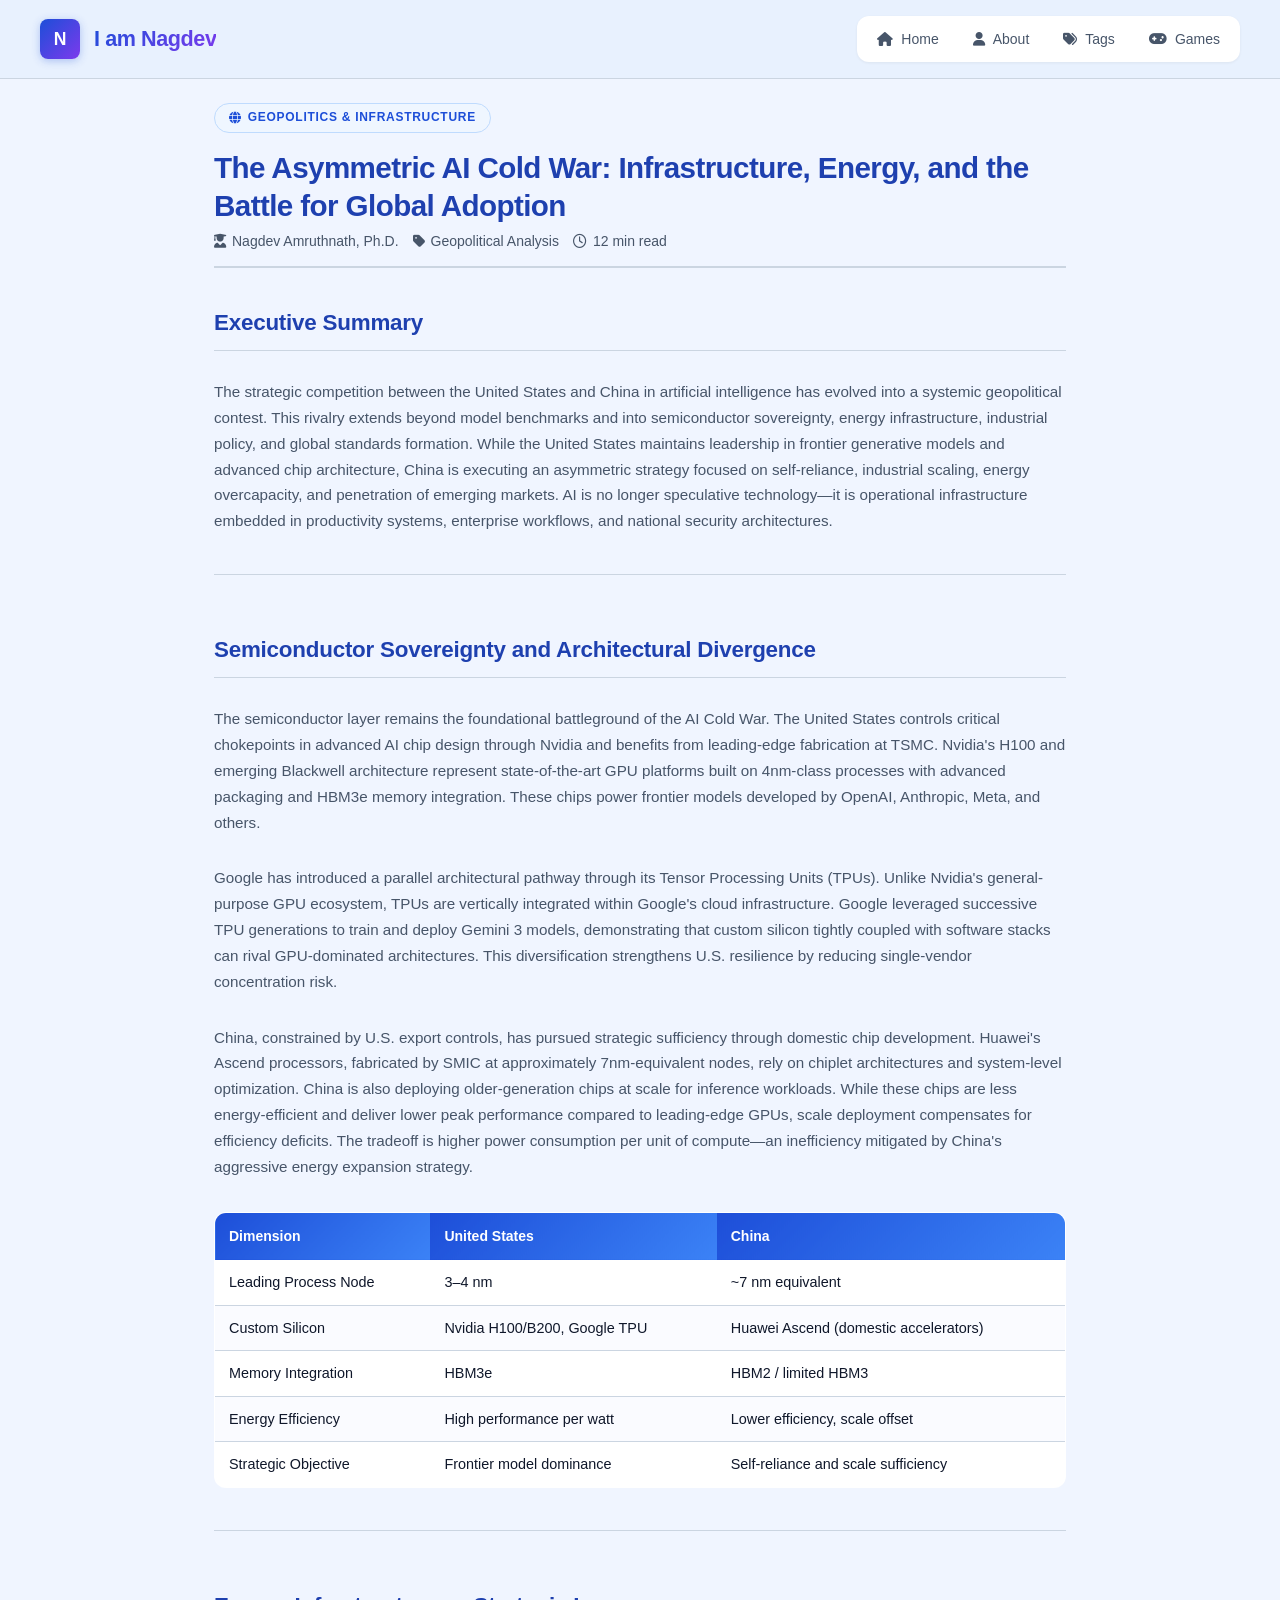
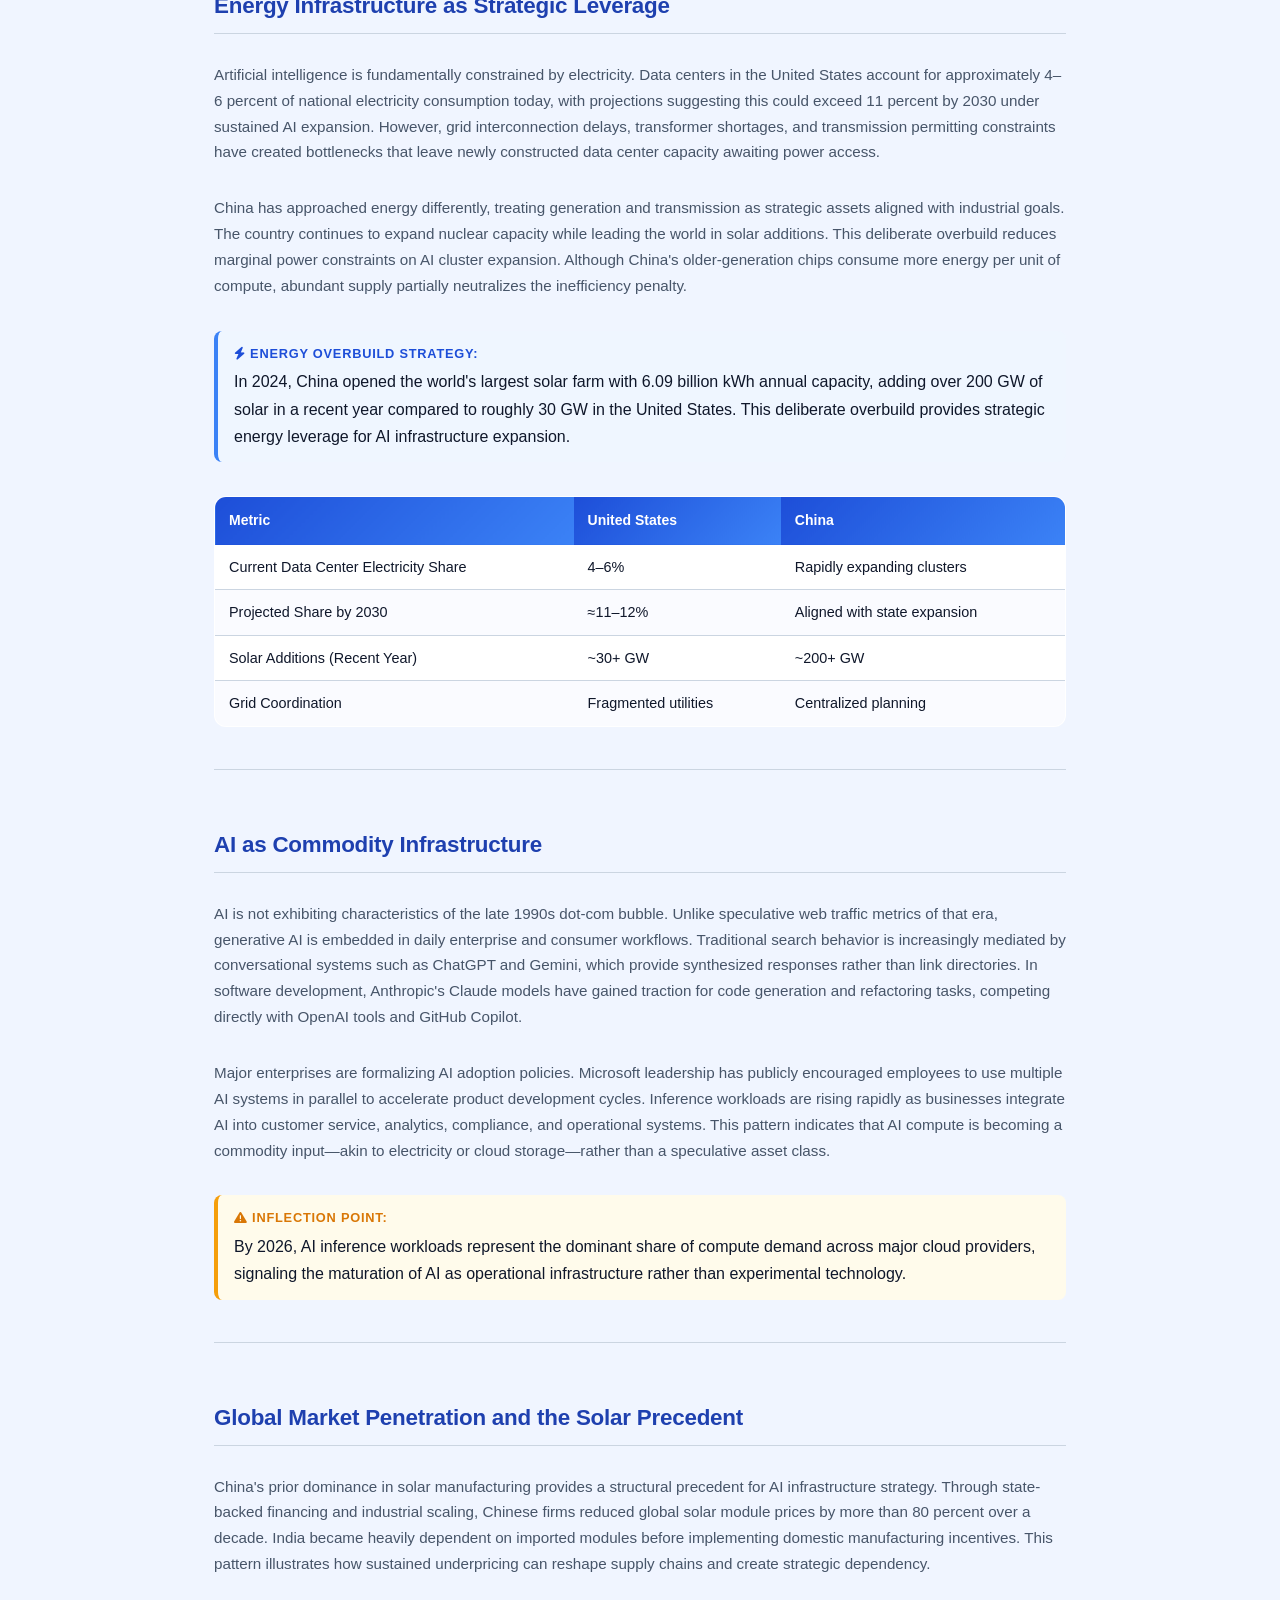
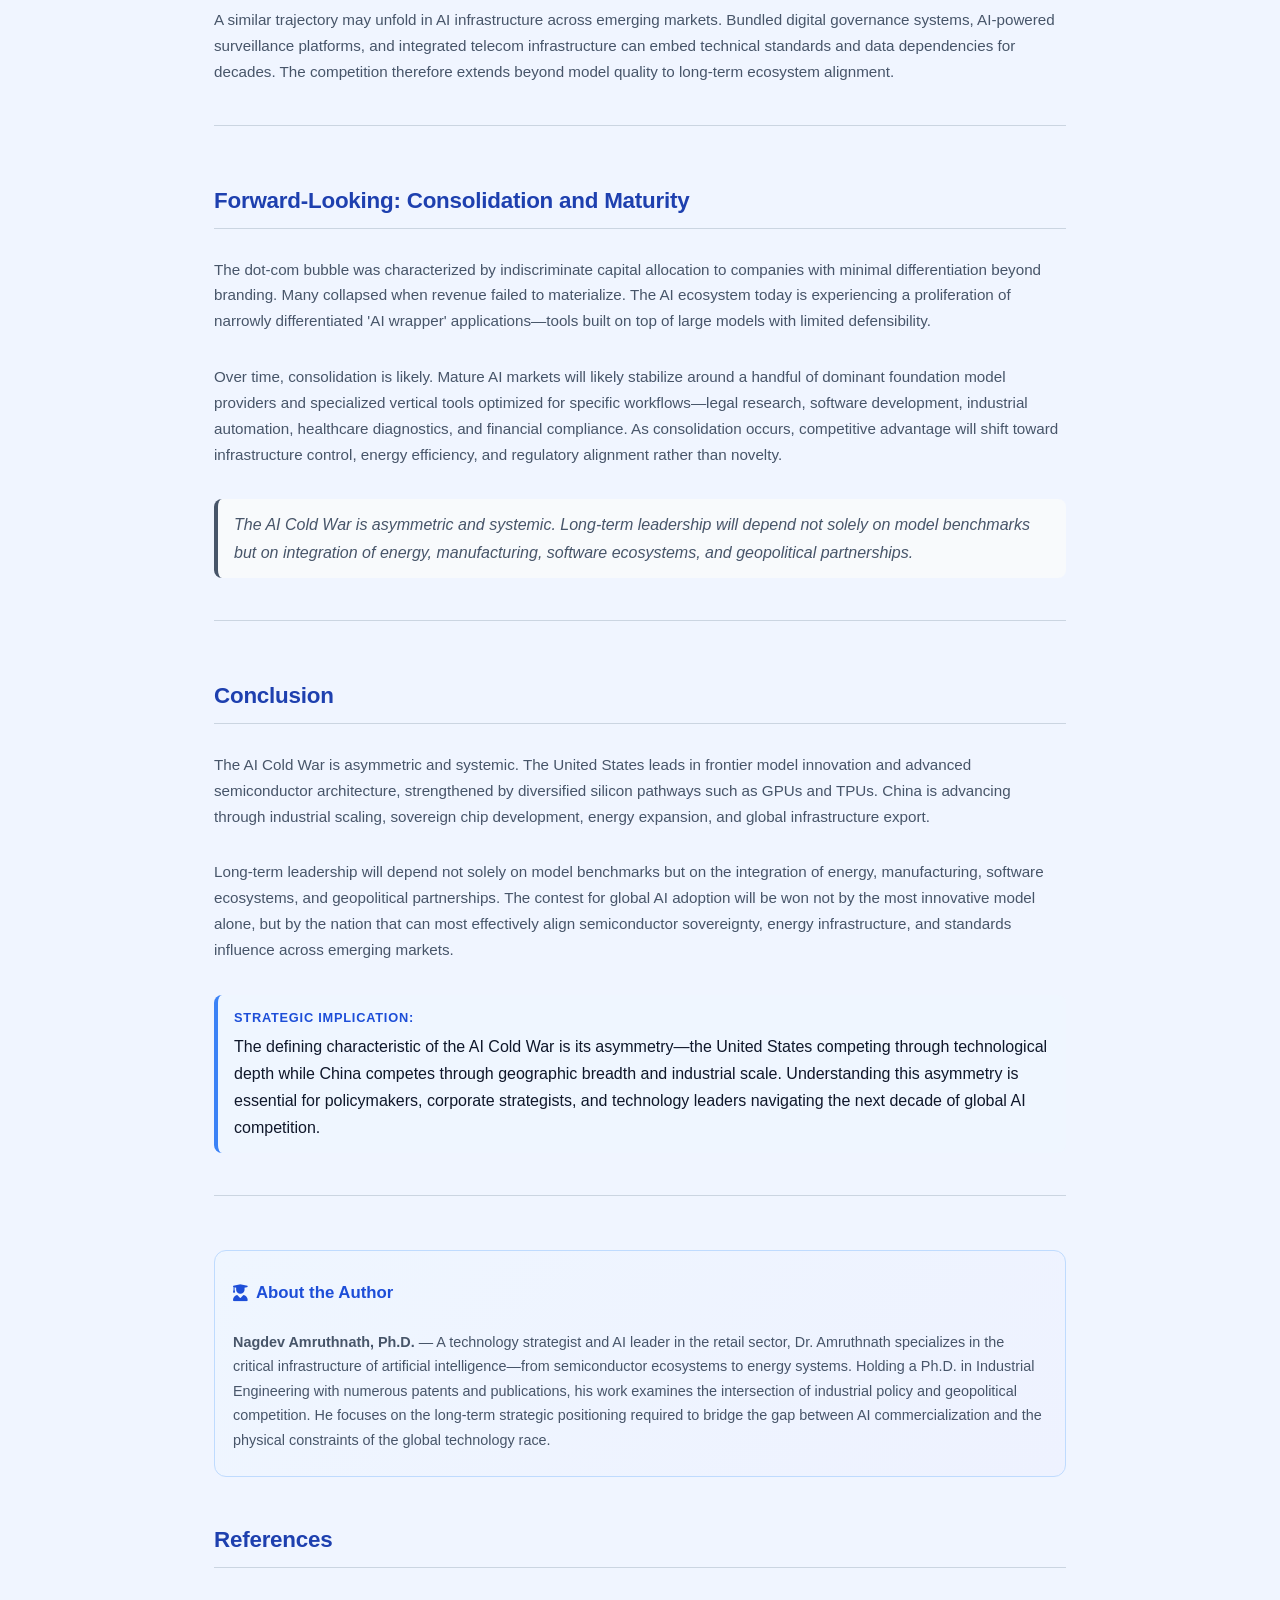
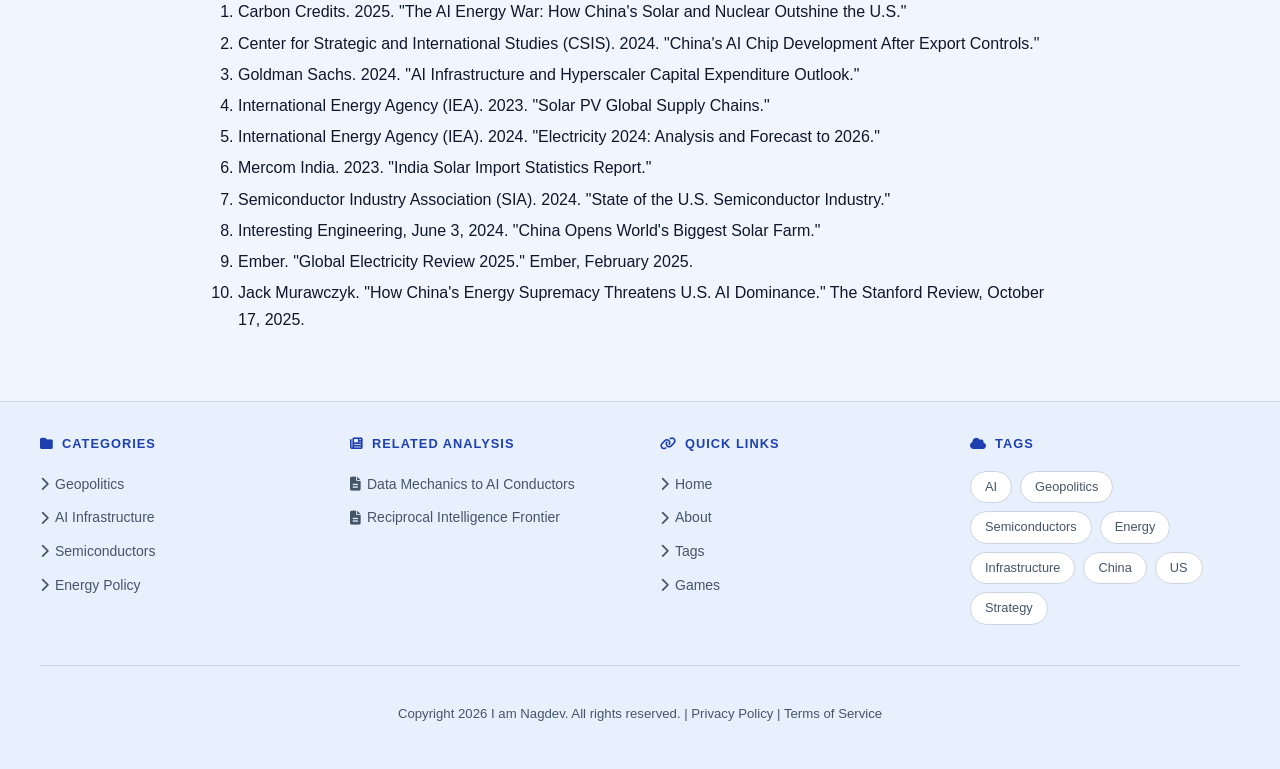
<file: posts/asymmetric-ai-cold-war.html>
<!DOCTYPE html>
<html lang="en">
<head>
    <meta charset="UTF-8">
    <meta name="viewport" content="width=device-width, initial-scale=1.0">
    <title>The Asymmetric AI Cold War: Infrastructure, Energy, and the Battle for Global Adoption</title>
    <link rel="stylesheet" href="https://cdnjs.cloudflare.com/ajax/libs/font-awesome/6.5.1/css/all.min.css">
    <link rel="stylesheet" href="../styles.css">
    <style>
        :root {
            --color-bg: #f0f5ff;
            --color-surface: #ffffff;
            --color-border: #cbd5e1;
            --color-text: #0f172a;
            --color-text-secondary: #475569;
            --color-primary: #1d4ed8;
            --color-primary-light: #3b82f6;
            --color-primary-dark: #1e40af;
            --color-accent: #f59e0b;
            --color-accent-dark: #d97706;
            --color-insight-bg: #eff6ff;
            --color-insight-border: #3b82f6;
            --color-highlight-bg: #fffbeb;
            --color-highlight-border: #f59e0b;
            --color-header-bg: #e8f0fe;
            --gradient-card: linear-gradient(135deg, #1d4ed8, #3b82f6);
            --radius-sm: 8px;
            --radius-md: 12px;
            --radius-lg: 16px;
            --shadow-sm: 0 1px 3px rgba(0,0,0,0.06);
            --shadow-md: 0 6px 16px rgba(59, 130, 246, 0.12);
            --transition: 0.2s cubic-bezier(0.4, 0, 0.2, 1);
            --font-mono: 'Fira Code', 'Cascadia Code', 'JetBrains Mono', 'Courier New', monospace;
        }

        body {
            margin: 0; padding: 0;
            font-family: 'Inter', 'Segoe UI', 'Helvetica Neue', Arial, sans-serif;
            background: var(--color-bg);
            color: var(--color-text);
            line-height: 1.6;
            -webkit-font-smoothing: antialiased;
        }
        a { color: inherit; text-decoration: none; }

        .site-header {
            background: var(--color-header-bg);
            border-bottom: 1px solid var(--color-border);
            padding: 16px 24px;
            margin-bottom: 24px;
            position: sticky;
            top: 0;
            z-index: 100;
            backdrop-filter: blur(12px);
            background: rgba(232, 240, 254, 0.92);
        }
        .header-content {
            max-width: 1200px;
            margin: 0 auto;
            display: flex;
            align-items: center;
            justify-content: space-between;
        }
        .brand-block { display: flex; align-items: center; gap: 14px; }

        .primary-nav {
            display: flex;
            gap: 2px;
            padding: 4px;
            background: var(--color-surface);
            border-radius: var(--radius-md);
            box-shadow: var(--shadow-sm);
        }
        .primary-nav a {
            color: var(--color-text-secondary);
            padding: 8px 16px;
            border-radius: var(--radius-sm);
            font-size: 0.875rem;
            font-weight: 500;
            display: flex;
            align-items: center;
            gap: 8px;
            transition: all var(--transition);
        }
        .primary-nav a:hover { color: var(--color-primary); background: var(--color-insight-bg); }
        .primary-nav a.active { color: #fff; background: var(--gradient-card); box-shadow: 0 2px 8px rgba(29,78,216,0.25); }

        .main-container { max-width: 900px; margin: 0 auto; padding: 0 24px 24px; }

        .article-header { margin-bottom: 18px; border-bottom: 2px solid var(--color-border); padding-bottom: 14px; }
        .article-category {
            display: inline-flex; align-items: center; gap: 6px;
            background: var(--color-insight-bg); color: var(--color-primary);
            padding: 4px 14px; border-radius: 999px; font-size: 0.75rem;
            font-weight: 600; text-transform: uppercase; letter-spacing: 0.06em;
            margin-bottom: 8px; border: 1px solid #bfdbfe;
        }
        .article-title {
            font-size: 1.85rem; font-weight: 700; color: var(--color-primary-dark);
            margin: 8px 0 4px; line-height: 1.3; letter-spacing: -0.02em;
        }
        .article-meta { display: flex; gap: 14px; font-size: 0.875rem; color: var(--color-text-secondary); }
        .article-meta span { display: flex; align-items: center; gap: 6px; }

        .post-copy { font-size: 1rem; color: var(--color-text); line-height: 1.7; }
        .post-copy p { margin: 10px 0; }
        .post-copy h3 {
            font-size: 1.4rem; color: var(--color-primary-dark); margin: 18px 0 8px;
            font-weight: 700; border-bottom: 1px solid var(--color-border); padding-bottom: 8px;
            letter-spacing: -0.01em;
        }
        .post-copy h4 { font-size: 1.05rem; color: var(--color-primary); margin: 14px 0 6px; font-weight: 600; }
        .post-copy ul, .post-copy ol { margin: 8px 0; padding-left: 24px; }
        .post-copy li { margin: 4px 0; }

        .post-copy table {
            width: 100%; border-collapse: collapse; margin: 12px 0;
            background: var(--color-surface); border: 1px solid var(--color-border);
            border-radius: var(--radius-md); overflow: hidden;
        }
        .post-copy table th {
            background: var(--gradient-card); color: white; padding: 12px 14px;
            text-align: left; font-weight: 600; font-size: 0.875rem; border: none;
        }
        .post-copy table td {
            padding: 10px 14px; border-bottom: 1px solid var(--color-border); text-align: left; font-size: 0.9rem;
        }
        .post-copy table tbody tr:last-child td { border-bottom: none; }
        .post-copy table tbody tr:nth-child(even) { background: #fafbff; }
        .post-copy table tbody tr:hover { background: var(--color-insight-bg); }

        .key-insight {
            background: var(--color-insight-bg); border-left: 4px solid var(--color-insight-border);
            padding: 12px 16px; margin: 12px 0; border-radius: var(--radius-sm);
        }
        .key-insight strong { color: var(--color-primary); display: block; margin-bottom: 4px; font-size: 0.8rem; text-transform: uppercase; letter-spacing: 0.06em; }

        .highlight-box {
            background: var(--color-highlight-bg); border-left: 4px solid var(--color-highlight-border);
            padding: 12px 16px; margin: 12px 0; border-radius: var(--radius-sm);
        }
        .highlight-box strong { color: var(--color-accent-dark); display: block; margin-bottom: 4px; font-size: 0.8rem; text-transform: uppercase; letter-spacing: 0.06em; }

        .quote-block {
            border-left: 4px solid var(--color-text-secondary); padding: 12px 16px;
            margin: 12px 0; font-style: italic; color: var(--color-text-secondary);
            background: #f8fafc; border-radius: var(--radius-sm);
        }

        .data-comparison {
            display: grid; grid-template-columns: repeat(auto-fit, minmax(140px, 1fr));
            gap: 8px; margin: 12px 0;
        }
        .metric-card {
            background: var(--color-surface); border: 1px solid var(--color-border);
            border-radius: var(--radius-md); padding: 12px; text-align: center;
            position: relative; overflow: hidden;
        }
        .metric-card::before {
            content: ''; position: absolute; top: 0; left: 0; right: 0;
            height: 3px; background: var(--gradient-card);
        }
        .metric-value { font-size: 1.3rem; font-weight: 700; color: var(--color-primary); margin: 4px 0; font-family: var(--font-mono); }
        .metric-label { font-size: 0.75rem; color: var(--color-text-secondary); line-height: 1.3; }

        .section-divider { border-top: 1px solid var(--color-border); margin: 20px 0; padding-top: 8px; }

        .site-footer {
            background: var(--color-header-bg); border-top: 1px solid var(--color-border);
            padding: 32px 24px; margin-top: 32px;
        .footer-content { max-width: 1200px; margin: 0 auto; }
        .footer-sections {
            display: grid; grid-template-columns: repeat(auto-fit, minmax(200px, 1fr));
            gap: 40px; margin-bottom: 40px;
        }
        .footer-section h4 {
            font-size: 0.8rem; font-weight: 700; color: var(--color-primary-dark);
            text-transform: uppercase; letter-spacing: 0.08em; margin: 0 0 16px;
            display: flex; align-items: center; gap: 8px;
        }
        .footer-section ul { list-style: none; padding: 0; margin: 0; display: grid; gap: 8px; }
        .footer-section a {
            color: var(--color-text-secondary); font-size: 0.875rem;
            display: inline-flex; align-items: center; gap: 6px; transition: color var(--transition);
        }
        .footer-section a:hover { color: var(--color-primary); }
        .tag-cloud { display: flex; flex-wrap: wrap; gap: 8px; }
        .tag-cloud a {
            display: inline-flex; align-items: center; gap: 6px;
            background: var(--color-surface); border: 1px solid var(--color-border);
            padding: 5px 14px; border-radius: 999px; font-size: 0.8rem;
            color: var(--color-text-secondary); transition: all var(--transition);
        }
        .tag-cloud a:hover { background: var(--color-primary); border-color: var(--color-primary); color: white; box-shadow: 0 2px 8px rgba(29,78,216,0.25); }
        .footer-bottom { border-top: 1px solid var(--color-border); padding-top: 24px; text-align: center; font-size: 0.825rem; color: var(--color-text-secondary); }

        .post-copy sub, .post-copy sup { font-size: 0.75em; line-height: 0; }
        .equation-block {
            background: #f8fafc; border-left: 3px solid var(--color-primary-light);
            padding: 12px 16px; margin: 10px 0; font-family: var(--font-mono);
            overflow-x: auto; font-size: 0.9rem; color: var(--color-text); line-height: 1.6;
            border: 1px solid var(--color-border); border-radius: var(--radius-sm);
        }

        .author-bio {
            background: linear-gradient(135deg, #eff6ff, #eef2ff);
            border: 1px solid #bfdbfe; border-radius: var(--radius-md);
            padding: 16px; margin: 14px 0; display: grid; gap: 6px;
        }
        .author-bio h4 { margin: 0; font-size: 1.1rem; color: var(--color-primary-dark); display: flex; align-items: center; gap: 8px; }
        .author-bio p { margin: 0; color: var(--color-text-secondary); }

        @media (max-width: 768px) {
            .header-content { flex-direction: column; gap: 16px; text-align: center; }
            .primary-nav { flex-wrap: wrap; justify-content: center; }
            .article-title { font-size: 1.5rem; }
            .post-copy h3 { font-size: 1.3rem; }
            .data-comparison { grid-template-columns: 1fr; }
        }
    </style>
</head>
<body>
    <header class="site-header">
        <div class="header-content">
            <a href="../index.html" style="text-decoration:none;display:contents;">
                <div class="brand-block">
                    <div class="brand-mark">N</div>
                    <h1 class="brand-name">I am Nagdev</h1>
                </div>
            </a>
            <nav class="primary-nav">
                <a href="../index.html"><i class="fas fa-home"></i> Home</a>
                <a href="../about.html"><i class="fas fa-user"></i> About</a>
                <a href="../tags.html"><i class="fas fa-tags"></i> Tags</a>
                <a href="../games/index.html"><i class="fas fa-gamepad"></i> Games</a>
            </nav>
        </div>
    </header>

    <div class="main-container">
        <article>
            <header class="article-header">
                <span class="article-category"><i class="fas fa-globe"></i> Geopolitics & Infrastructure</span>
                <h1 class="article-title">The Asymmetric AI Cold War: Infrastructure, Energy, and the Battle for Global Adoption</h1>
                <div class="article-meta">
                    <span><i class="fas fa-user-graduate"></i> Nagdev Amruthnath, Ph.D.</span>
                    <span><i class="fas fa-tag"></i> Geopolitical Analysis</span>
                    <span><i class="far fa-clock"></i> 12 min read</span>
                </div>
            </header>

            <section class="post-copy">
                <h3>Executive Summary</h3>

                <p>The strategic competition between the United States and China in artificial intelligence has evolved into a systemic geopolitical contest. This rivalry extends beyond model benchmarks and into semiconductor sovereignty, energy infrastructure, industrial policy, and global standards formation. While the United States maintains leadership in frontier generative models and advanced chip architecture, China is executing an asymmetric strategy focused on self-reliance, industrial scaling, energy overcapacity, and penetration of emerging markets. AI is no longer speculative technology—it is operational infrastructure embedded in productivity systems, enterprise workflows, and national security architectures.</p>

                <div class="section-divider"></div>

                <h3>Semiconductor Sovereignty and Architectural Divergence</h3>

                <p>The semiconductor layer remains the foundational battleground of the AI Cold War. The United States controls critical chokepoints in advanced AI chip design through Nvidia and benefits from leading-edge fabrication at TSMC. Nvidia's H100 and emerging Blackwell architecture represent state-of-the-art GPU platforms built on 4nm-class processes with advanced packaging and HBM3e memory integration. These chips power frontier models developed by OpenAI, Anthropic, Meta, and others.</p>

                <p>Google has introduced a parallel architectural pathway through its Tensor Processing Units (TPUs). Unlike Nvidia's general-purpose GPU ecosystem, TPUs are vertically integrated within Google's cloud infrastructure. Google leveraged successive TPU generations to train and deploy Gemini 3 models, demonstrating that custom silicon tightly coupled with software stacks can rival GPU-dominated architectures. This diversification strengthens U.S. resilience by reducing single-vendor concentration risk.</p>

                <p>China, constrained by U.S. export controls, has pursued strategic sufficiency through domestic chip development. Huawei's Ascend processors, fabricated by SMIC at approximately 7nm-equivalent nodes, rely on chiplet architectures and system-level optimization. China is also deploying older-generation chips at scale for inference workloads. While these chips are less energy-efficient and deliver lower peak performance compared to leading-edge GPUs, scale deployment compensates for efficiency deficits. The tradeoff is higher power consumption per unit of compute—an inefficiency mitigated by China's aggressive energy expansion strategy.</p>

                <table>
                    <thead>
                        <tr>
                            <th>Dimension</th>
                            <th>United States</th>
                            <th>China</th>
                        </tr>
                    </thead>
                    <tbody>
                        <tr>
                            <td>Leading Process Node</td>
                            <td>3–4 nm</td>
                            <td>~7 nm equivalent</td>
                        </tr>
                        <tr>
                            <td>Custom Silicon</td>
                            <td>Nvidia H100/B200, Google TPU</td>
                            <td>Huawei Ascend (domestic accelerators)</td>
                        </tr>
                        <tr>
                            <td>Memory Integration</td>
                            <td>HBM3e</td>
                            <td>HBM2 / limited HBM3</td>
                        </tr>
                        <tr>
                            <td>Energy Efficiency</td>
                            <td>High performance per watt</td>
                            <td>Lower efficiency, scale offset</td>
                        </tr>
                        <tr>
                            <td>Strategic Objective</td>
                            <td>Frontier model dominance</td>
                            <td>Self-reliance and scale sufficiency</td>
                        </tr>
                    </tbody>
                </table>

                <div class="section-divider"></div>

                <h3>Energy Infrastructure as Strategic Leverage</h3>

                <p>Artificial intelligence is fundamentally constrained by electricity. Data centers in the United States account for approximately 4–6 percent of national electricity consumption today, with projections suggesting this could exceed 11 percent by 2030 under sustained AI expansion. However, grid interconnection delays, transformer shortages, and transmission permitting constraints have created bottlenecks that leave newly constructed data center capacity awaiting power access.</p>

                <p>China has approached energy differently, treating generation and transmission as strategic assets aligned with industrial goals. The country continues to expand nuclear capacity while leading the world in solar additions. This deliberate overbuild reduces marginal power constraints on AI cluster expansion. Although China's older-generation chips consume more energy per unit of compute, abundant supply partially neutralizes the inefficiency penalty.</p>

                <div class="key-insight">
                    <strong><i class="fas fa-bolt"></i> Energy Overbuild Strategy:</strong> In 2024, China opened the world's largest solar farm with 6.09 billion kWh annual capacity, adding over 200 GW of solar in a recent year compared to roughly 30 GW in the United States. This deliberate overbuild provides strategic energy leverage for AI infrastructure expansion.
                </div>

                <table>
                    <thead>
                        <tr>
                            <th>Metric</th>
                            <th>United States</th>
                            <th>China</th>
                        </tr>
                    </thead>
                    <tbody>
                        <tr>
                            <td>Current Data Center Electricity Share</td>
                            <td>4–6%</td>
                            <td>Rapidly expanding clusters</td>
                        </tr>
                        <tr>
                            <td>Projected Share by 2030</td>
                            <td>≈11–12%</td>
                            <td>Aligned with state expansion</td>
                        </tr>
                        <tr>
                            <td>Solar Additions (Recent Year)</td>
                            <td>~30+ GW</td>
                            <td>~200+ GW</td>
                        </tr>
                        <tr>
                            <td>Grid Coordination</td>
                            <td>Fragmented utilities</td>
                            <td>Centralized planning</td>
                        </tr>
                    </tbody>
                </table>

                <div class="section-divider"></div>

                <h3>AI as Commodity Infrastructure</h3>

                <p>AI is not exhibiting characteristics of the late 1990s dot-com bubble. Unlike speculative web traffic metrics of that era, generative AI is embedded in daily enterprise and consumer workflows. Traditional search behavior is increasingly mediated by conversational systems such as ChatGPT and Gemini, which provide synthesized responses rather than link directories. In software development, Anthropic's Claude models have gained traction for code generation and refactoring tasks, competing directly with OpenAI tools and GitHub Copilot.</p>

                <p>Major enterprises are formalizing AI adoption policies. Microsoft leadership has publicly encouraged employees to use multiple AI systems in parallel to accelerate product development cycles. Inference workloads are rising rapidly as businesses integrate AI into customer service, analytics, compliance, and operational systems. This pattern indicates that AI compute is becoming a commodity input—akin to electricity or cloud storage—rather than a speculative asset class.</p>

                <div class="highlight-box">
                    <strong><i class="fas fa-exclamation-triangle"></i> Inflection Point:</strong> By 2026, AI inference workloads represent the dominant share of compute demand across major cloud providers, signaling the maturation of AI as operational infrastructure rather than experimental technology.
                </div>

                <div class="section-divider"></div>

                <h3>Global Market Penetration and the Solar Precedent</h3>

                <p>China's prior dominance in solar manufacturing provides a structural precedent for AI infrastructure strategy. Through state-backed financing and industrial scaling, Chinese firms reduced global solar module prices by more than 80 percent over a decade. India became heavily dependent on imported modules before implementing domestic manufacturing incentives. This pattern illustrates how sustained underpricing can reshape supply chains and create strategic dependency.</p>

                <p>A similar trajectory may unfold in AI infrastructure across emerging markets. Bundled digital governance systems, AI-powered surveillance platforms, and integrated telecom infrastructure can embed technical standards and data dependencies for decades. The competition therefore extends beyond model quality to long-term ecosystem alignment.</p>

                <div class="section-divider"></div>

                <h3>Forward-Looking: Consolidation and Maturity</h3>

                <p>The dot-com bubble was characterized by indiscriminate capital allocation to companies with minimal differentiation beyond branding. Many collapsed when revenue failed to materialize. The AI ecosystem today is experiencing a proliferation of narrowly differentiated 'AI wrapper' applications—tools built on top of large models with limited defensibility.</p>

                <p>Over time, consolidation is likely. Mature AI markets will likely stabilize around a handful of dominant foundation model providers and specialized vertical tools optimized for specific workflows—legal research, software development, industrial automation, healthcare diagnostics, and financial compliance. As consolidation occurs, competitive advantage will shift toward infrastructure control, energy efficiency, and regulatory alignment rather than novelty.</p>

                <div class="quote-block">
                    The AI Cold War is asymmetric and systemic. Long-term leadership will depend not solely on model benchmarks but on integration of energy, manufacturing, software ecosystems, and geopolitical partnerships.
                </div>

                <div class="section-divider"></div>

                <h3>Conclusion</h3>

                <p>The AI Cold War is asymmetric and systemic. The United States leads in frontier model innovation and advanced semiconductor architecture, strengthened by diversified silicon pathways such as GPUs and TPUs. China is advancing through industrial scaling, sovereign chip development, energy expansion, and global infrastructure export.</p>

                <p>Long-term leadership will depend not solely on model benchmarks but on the integration of energy, manufacturing, software ecosystems, and geopolitical partnerships. The contest for global AI adoption will be won not by the most innovative model alone, but by the nation that can most effectively align semiconductor sovereignty, energy infrastructure, and standards influence across emerging markets.</p>

                <div class="key-insight">
                    <strong>Strategic Implication:</strong> The defining characteristic of the AI Cold War is its asymmetry—the United States competing through technological depth while China competes through geographic breadth and industrial scale. Understanding this asymmetry is essential for policymakers, corporate strategists, and technology leaders navigating the next decade of global AI competition.
                </div>

                <div class="section-divider"></div>

                <div class="author-bio">
                    <h4><i class="fas fa-user-graduate" style="color:var(--color-primary);"></i> About the Author</h4>
                    <p><strong>Nagdev Amruthnath, Ph.D.</strong> — A technology strategist and AI leader in the retail sector, Dr. Amruthnath specializes in the critical infrastructure of artificial intelligence—from semiconductor ecosystems to energy systems. Holding a Ph.D. in Industrial Engineering with numerous patents and publications, his work examines the intersection of industrial policy and geopolitical competition. He focuses on the long-term strategic positioning required to bridge the gap between AI commercialization and the physical constraints of the global technology race.</p>
                </div>

                <h3>References</h3>
                <ol>
                    <li>Carbon Credits. 2025. "The AI Energy War: How China's Solar and Nuclear Outshine the U.S."</li>
                    <li>Center for Strategic and International Studies (CSIS). 2024. "China's AI Chip Development After Export Controls."</li>
                    <li>Goldman Sachs. 2024. "AI Infrastructure and Hyperscaler Capital Expenditure Outlook."</li>
                    <li>International Energy Agency (IEA). 2023. "Solar PV Global Supply Chains."</li>
                    <li>International Energy Agency (IEA). 2024. "Electricity 2024: Analysis and Forecast to 2026."</li>
                    <li>Mercom India. 2023. "India Solar Import Statistics Report."</li>
                    <li>Semiconductor Industry Association (SIA). 2024. "State of the U.S. Semiconductor Industry."</li>
                    <li>Interesting Engineering, June 3, 2024. "China Opens World's Biggest Solar Farm."</li>
                    <li>Ember. "Global Electricity Review 2025." Ember, February 2025.</li>
                    <li>Jack Murawczyk. "How China's Energy Supremacy Threatens U.S. AI Dominance." The Stanford Review, October 17, 2025.</li>
                </ol>
            </section>
        </article>
    </div>

    <footer class="site-footer">
        <div class="footer-content">
            <div class="footer-sections">
                <div class="footer-section">
                    <h4><i class="fas fa-folder"></i> Categories</h4>
                    <ul>
                        <li><a href="#"><i class="fas fa-chevron-right"></i> Geopolitics</a></li>
                        <li><a href="#"><i class="fas fa-chevron-right"></i> AI Infrastructure</a></li>
                        <li><a href="#"><i class="fas fa-chevron-right"></i> Semiconductors</a></li>
                        <li><a href="#"><i class="fas fa-chevron-right"></i> Energy Policy</a></li>
                    </ul>
                </div>
                <div class="footer-section">
                    <h4><i class="fas fa-newspaper"></i> Related Analysis</h4>
                    <ul>
                        <li><a href="data-mechanics-to-ai-conductors.html"><i class="fas fa-file-lines"></i> Data Mechanics to AI Conductors</a></li>
                        <li><a href="reciprocal-intelligence.html"><i class="fas fa-file-lines"></i> Reciprocal Intelligence Frontier</a></li>
                    </ul>
                </div>
                <div class="footer-section">
                    <h4><i class="fas fa-link"></i> Quick Links</h4>
                    <ul>
                        <li><a href="../index.html"><i class="fas fa-chevron-right"></i> Home</a></li>
                        <li><a href="../about.html"><i class="fas fa-chevron-right"></i> About</a></li>
                        <li><a href="../tags.html"><i class="fas fa-chevron-right"></i> Tags</a></li>
                        <li><a href="../games/index.html"><i class="fas fa-chevron-right"></i> Games</a></li>
                    </ul>
                </div>
                <div class="footer-section">
                    <h4><i class="fas fa-cloud"></i> Tags</h4>
                    <div class="tag-cloud">
                        <a href="#">AI</a>
                        <a href="#">Geopolitics</a>
                        <a href="#">Semiconductors</a>
                        <a href="#">Energy</a>
                        <a href="#">Infrastructure</a>
                        <a href="#">China</a>
                        <a href="#">US</a>
                        <a href="#">Strategy</a>
                    </div>
                </div>
            </div>
            <div class="footer-bottom">
                <p>Copyright 2026 I am Nagdev. All rights reserved. | <a href="#">Privacy Policy</a> | <a href="#">Terms of Service</a></p>
            </div>
        </div>
    </footer>

    <script src="../script.js"></script>
</body>
</html>
</file>
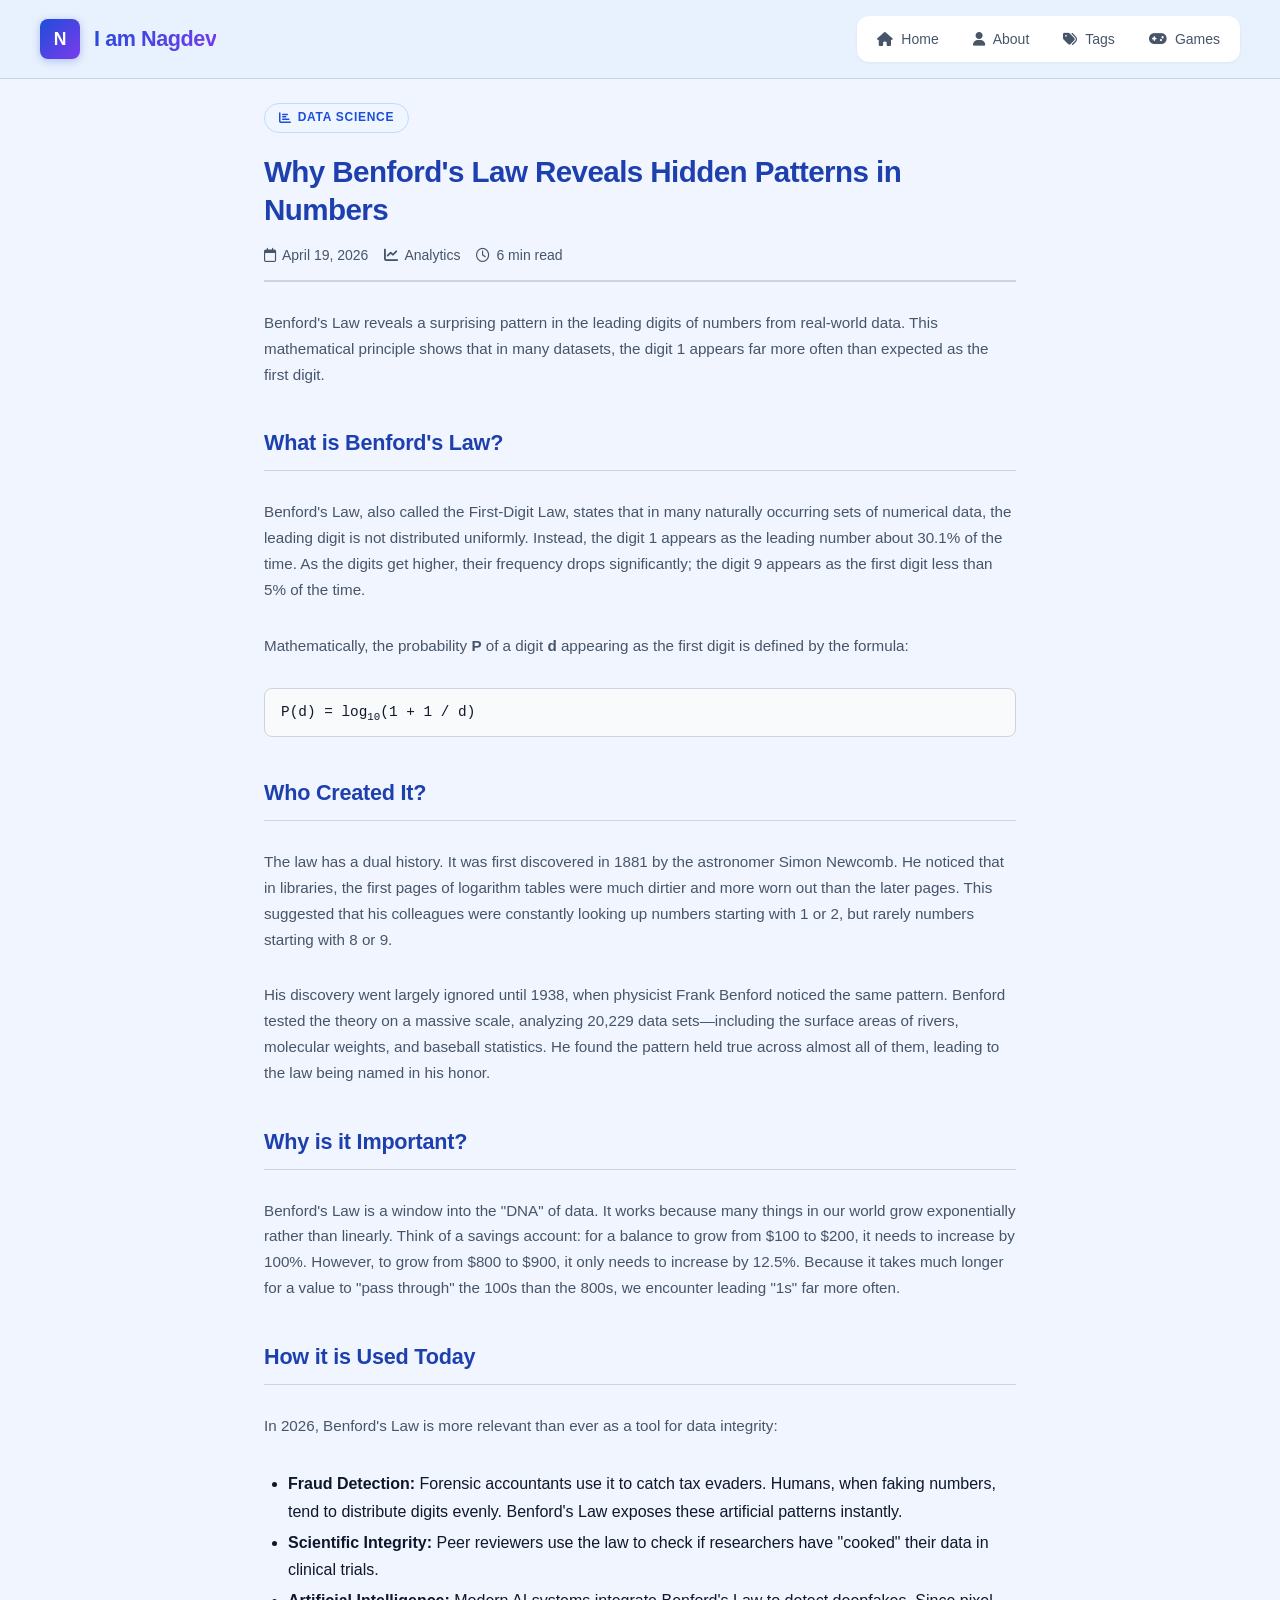
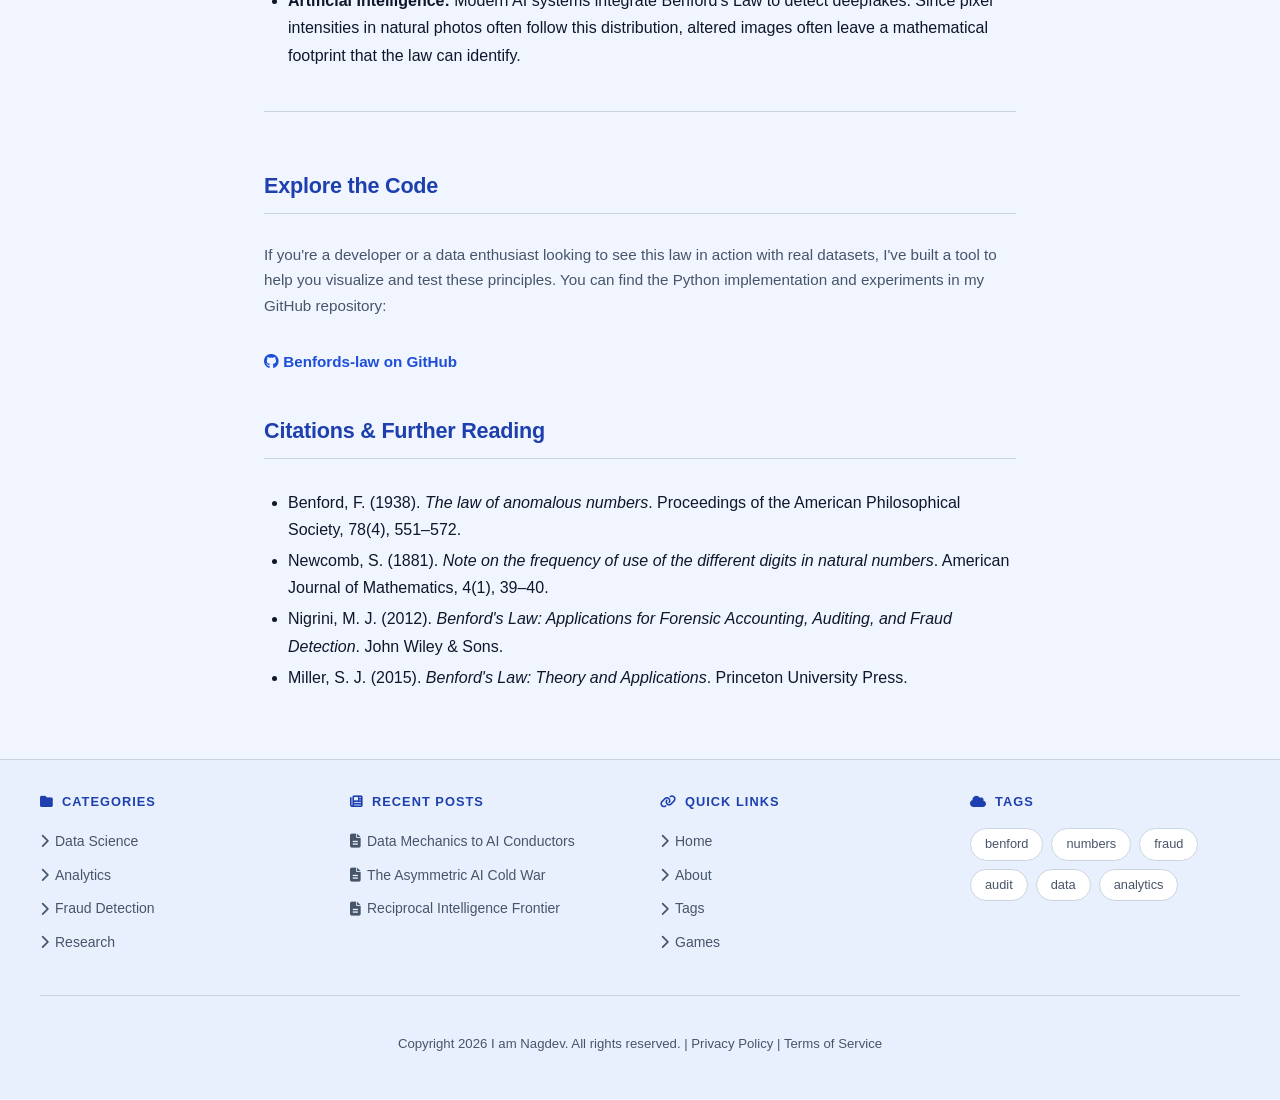
<file: posts/benfords-law.html>
<!DOCTYPE html>
<html lang="en">
<head>
    <meta charset="UTF-8">
    <meta name="viewport" content="width=device-width, initial-scale=1.0">
    <title>Why Benford's Law Reveals Hidden Patterns in Numbers</title>
    <link rel="stylesheet" href="https://cdnjs.cloudflare.com/ajax/libs/font-awesome/6.5.1/css/all.min.css">
    <link rel="stylesheet" href="../styles.css">
    <style>
        :root {
            --color-bg: #f0f5ff;
            --color-surface: #ffffff;
            --color-border: #cbd5e1;
            --color-text: #0f172a;
            --color-text-secondary: #475569;
            --color-primary: #1d4ed8;
            --color-primary-light: #3b82f6;
            --color-primary-dark: #1e40af;
            --color-accent: #f59e0b;
            --color-accent-dark: #d97706;
            --color-insight-bg: #eff6ff;
            --color-insight-border: #3b82f6;
            --color-highlight-bg: #fffbeb;
            --color-header-bg: #e8f0fe;
            --gradient-card: linear-gradient(135deg, #1d4ed8, #3b82f6);
            --radius-sm: 8px;
            --radius-md: 12px;
            --radius-lg: 16px;
            --shadow-sm: 0 1px 3px rgba(0,0,0,0.06);
            --shadow-md: 0 6px 16px rgba(59, 130, 246, 0.12);
            --transition: 0.2s cubic-bezier(0.4, 0, 0.2, 1);
            --font-mono: 'Fira Code', 'Cascadia Code', 'JetBrains Mono', 'Courier New', monospace;
        }

        body {
            margin: 0; padding: 0;
            font-family: 'Inter', 'Segoe UI', 'Helvetica Neue', Arial, sans-serif;
            background: var(--color-bg);
            color: var(--color-text);
            line-height: 1.6;
            -webkit-font-smoothing: antialiased;
        }
        a { color: inherit; text-decoration: none; }

        .site-header {
            background: var(--color-header-bg);
            border-bottom: 1px solid var(--color-border);
            padding: 16px 24px;
            margin-bottom: 40px;
            position: sticky;
            top: 0; z-index: 100;
            backdrop-filter: blur(12px);
            background: rgba(232, 240, 254, 0.92);
        }
        .header-content {
            max-width: 1200px;
            margin: 0 auto;
            display: flex;
            align-items: center;
            justify-content: space-between;
        }
        .brand-block { display: flex; align-items: center; gap: 14px; }

        .primary-nav {
            display: flex; gap: 2px; padding: 4px;
            background: var(--color-surface);
            border-radius: var(--radius-md);
            box-shadow: var(--shadow-sm);
        }
        .primary-nav a {
            color: var(--color-text-secondary);
            padding: 8px 16px; border-radius: var(--radius-sm);
            font-size: 0.875rem; font-weight: 500;
            display: flex; align-items: center; gap: 8px;
            transition: all var(--transition);
        }
        .primary-nav a:hover { color: var(--color-primary); background: var(--color-insight-bg); }
        .primary-nav a.active { color: #fff; background: var(--gradient-card); box-shadow: 0 2px 8px rgba(29,78,216,0.25); }

        .main-container { max-width: 800px; margin: 0 auto; padding: 0 24px 24px; }

        .article-header { margin-bottom: 18px; border-bottom: 2px solid var(--color-border); padding-bottom: 14px; }
        .article-category {
            display: inline-flex; align-items: center; gap: 6px;
            background: var(--color-insight-bg); color: var(--color-primary);
            padding: 4px 14px; border-radius: 999px; font-size: 0.75rem;
            font-weight: 600; text-transform: uppercase; letter-spacing: 0.06em;
            margin-bottom: 10px; border: 1px solid #bfdbfe;
        }
        .article-title {
            font-size: 1.85rem; font-weight: 700; color: var(--color-primary-dark);
            margin: 10px 0 14px; line-height: 1.3; letter-spacing: -0.02em;
        }
        .article-meta { display: flex; gap: 16px; font-size: 0.875rem; color: var(--color-text-secondary); }
        .article-meta span { display: flex; align-items: center; gap: 6px; }

        .post-copy { font-size: 1rem; color: var(--color-text); line-height: 1.7; }
        .post-copy p { margin: 10px 0; }
        .post-copy h3 {
            font-size: 1.35rem; color: var(--color-primary-dark);
            margin: 18px 0 8px; font-weight: 700;
            border-bottom: 1px solid var(--color-border); padding-bottom: 8px;
            letter-spacing: -0.01em;
        }
        .post-copy h4 { font-size: 1.05rem; color: var(--color-primary); margin: 14px 0 6px; font-weight: 600; }

        .post-copy ul, .post-copy ol { margin: 8px 0; padding-left: 24px; }
        .post-copy li { margin: 4px 0; }

        .post-copy table {
            width: 100%; border-collapse: collapse; margin: 12px 0;
            background: var(--color-surface); border: 1px solid var(--color-border);
            border-radius: var(--radius-md); overflow: hidden;
        }
        .post-copy table th {
            background: var(--gradient-card); color: white; padding: 12px 14px;
            text-align: left; font-weight: 600; font-size: 0.875rem; border: none;
        }
        .post-copy table td {
            padding: 10px 14px; border-bottom: 1px solid var(--color-border);
            text-align: left; font-size: 0.9rem;
        }
        .post-copy table tbody tr:last-child td { border-bottom: none; }
        .post-copy table tbody tr:nth-child(even) { background: #fafbff; }
        .post-copy table tbody tr:hover { background: var(--color-insight-bg); }

        .equation-block {
            background: #f8fafc; border-left: 3px solid var(--color-primary-light);
            padding: 12px 16px; margin: 10px 0; font-family: var(--font-mono);
            overflow-x: auto; font-size: 0.9rem; color: var(--color-text); line-height: 1.6;
            border: 1px solid var(--color-border); border-radius: var(--radius-sm);
        }

        .key-insight {
            background: var(--color-insight-bg); border-left: 4px solid var(--color-insight-border);
            padding: 12px 16px; margin: 12px 0; border-radius: var(--radius-sm);
        }
        .key-insight strong { color: var(--color-primary); display: block; margin-bottom: 4px; font-size: 0.8rem; text-transform: uppercase; letter-spacing: 0.06em; }

        .quote-block {
            border-left: 4px solid var(--color-text-secondary); padding: 12px 16px;
            margin: 12px 0; font-style: italic; color: var(--color-text-secondary);
            background: #f8fafc; border-radius: var(--radius-sm);
        }

        .section-divider { border-top: 1px solid var(--color-border); margin: 20px 0; padding-top: 8px; }

        .site-header { margin-bottom: 24px; }
        .site-footer {
            background: var(--color-header-bg); border-top: 1px solid var(--color-border);
            padding: 32px 24px; margin-top: 32px;
        }
        .footer-content { max-width: 1200px; margin: 0 auto; }
        .footer-sections {
            display: grid; grid-template-columns: repeat(auto-fit, minmax(200px, 1fr));
            gap: 40px; margin-bottom: 40px;
        }
        .footer-section h4 {
            font-size: 0.8rem; font-weight: 700; color: var(--color-primary-dark);
            text-transform: uppercase; letter-spacing: 0.08em; margin: 0 0 16px;
            display: flex; align-items: center; gap: 8px;
        }
        .footer-section ul { list-style: none; padding: 0; margin: 0; display: grid; gap: 8px; }
        .footer-section a {
            color: var(--color-text-secondary); font-size: 0.875rem;
            display: inline-flex; align-items: center; gap: 6px; transition: color var(--transition);
        }
        .footer-section a:hover { color: var(--color-primary); }
        .tag-cloud { display: flex; flex-wrap: wrap; gap: 8px; }
        .tag-cloud a {
            display: inline-flex; align-items: center; gap: 6px;
            background: var(--color-surface); border: 1px solid var(--color-border);
            padding: 5px 14px; border-radius: 999px; font-size: 0.8rem;
            color: var(--color-text-secondary); transition: all var(--transition);
        }
        .tag-cloud a:hover { background: var(--color-primary); border-color: var(--color-primary); color: white; box-shadow: 0 2px 8px rgba(29,78,216,0.25); }
        .footer-bottom { border-top: 1px solid var(--color-border); padding-top: 24px; text-align: center; font-size: 0.825rem; color: var(--color-text-secondary); }

        .post-copy sub, .post-copy sup { font-size: 0.75em; line-height: 0; }

        .post-copy a[href^="http"] {
            color: var(--color-primary);
            font-weight: 600;
            transition: color var(--transition);
        }
        .post-copy a[href^="http"]:hover { color: var(--color-primary-dark); text-decoration: underline; }

        @media (max-width: 768px) {
            .header-content { flex-direction: column; gap: 16px; text-align: center; }
            .primary-nav { flex-wrap: wrap; justify-content: center; }
            .article-title { font-size: 1.4rem; }
            .post-copy h3 { font-size: 1.2rem; }
        }
    </style>
</head>
<body>
    <header class="site-header">
        <div class="header-content">
            <a href="../index.html" style="text-decoration:none;display:contents;">
                <div class="brand-block">
                    <div class="brand-mark">N</div>
                    <h1 class="brand-name">I am Nagdev</h1>
                </div>
            </a>
            <nav class="primary-nav">
                <a href="../index.html"><i class="fas fa-home"></i> Home</a>
                <a href="../about.html"><i class="fas fa-user"></i> About</a>
                <a href="../tags.html"><i class="fas fa-tags"></i> Tags</a>
                <a href="../games/index.html"><i class="fas fa-gamepad"></i> Games</a>
            </nav>
        </div>
    </header>

    <div class="main-container">
        <article>
            <header class="article-header">
                <span class="article-category"><i class="fas fa-chart-bar"></i> Data Science</span>
                <h1 class="article-title">Why Benford's Law Reveals Hidden Patterns in Numbers</h1>
                <div class="article-meta">
                    <span><i class="far fa-calendar"></i> April 19, 2026</span>
                    <span><i class="fas fa-chart-line"></i> Analytics</span>
                    <span><i class="far fa-clock"></i> 6 min read</span>
                </div>
            </header>

            <section class="post-copy">
                <p>Benford's Law reveals a surprising pattern in the leading digits of numbers from real-world data. This mathematical principle shows that in many datasets, the digit 1 appears far more often than expected as the first digit.</p>

                <h3>What is Benford's Law?</h3>
                <p>Benford's Law, also called the First-Digit Law, states that in many naturally occurring sets of numerical data, the leading digit is not distributed uniformly. Instead, the digit 1 appears as the leading number about 30.1% of the time. As the digits get higher, their frequency drops significantly; the digit 9 appears as the first digit less than 5% of the time.</p>

                <p>Mathematically, the probability <strong>P</strong> of a digit <strong>d</strong> appearing as the first digit is defined by the formula:</p>
                <div class="equation-block"><code>P(d) = log<sub>10</sub>(1 + 1 / d)</code></div>

                <h3>Who Created It?</h3>
                <p>The law has a dual history. It was first discovered in 1881 by the astronomer Simon Newcomb. He noticed that in libraries, the first pages of logarithm tables were much dirtier and more worn out than the later pages. This suggested that his colleagues were constantly looking up numbers starting with 1 or 2, but rarely numbers starting with 8 or 9.</p>
                <p>His discovery went largely ignored until 1938, when physicist Frank Benford noticed the same pattern. Benford tested the theory on a massive scale, analyzing 20,229 data sets—including the surface areas of rivers, molecular weights, and baseball statistics. He found the pattern held true across almost all of them, leading to the law being named in his honor.</p>

                <h3>Why is it Important?</h3>
                <p>Benford's Law is a window into the "DNA" of data. It works because many things in our world grow exponentially rather than linearly. Think of a savings account: for a balance to grow from $100 to $200, it needs to increase by 100%. However, to grow from $800 to $900, it only needs to increase by 12.5%. Because it takes much longer for a value to "pass through" the 100s than the 800s, we encounter leading "1s" far more often.</p>

                <h3>How it is Used Today</h3>
                <p>In 2026, Benford's Law is more relevant than ever as a tool for data integrity:</p>
                <ul>
                    <li><strong>Fraud Detection:</strong> Forensic accountants use it to catch tax evaders. Humans, when faking numbers, tend to distribute digits evenly. Benford's Law exposes these artificial patterns instantly.</li>
                    <li><strong>Scientific Integrity:</strong> Peer reviewers use the law to check if researchers have "cooked" their data in clinical trials.</li>
                    <li><strong>Artificial Intelligence:</strong> Modern AI systems integrate Benford's Law to detect deepfakes. Since pixel intensities in natural photos often follow this distribution, altered images often leave a mathematical footprint that the law can identify.</li>
                </ul>

                <div class="section-divider"></div>

                <h3>Explore the Code</h3>
                <p>If you're a developer or a data enthusiast looking to see this law in action with real datasets, I've built a tool to help you visualize and test these principles. You can find the Python implementation and experiments in my GitHub repository:</p>
                <p><a href="https://github.com/nagdevAmruthnath/Benfords-law"><i class="fab fa-github"></i> Benfords-law on GitHub</a></p>

                <h3>Citations & Further Reading</h3>
                <ul>
                    <li>Benford, F. (1938). <em>The law of anomalous numbers</em>. Proceedings of the American Philosophical Society, 78(4), 551–572.</li>
                    <li>Newcomb, S. (1881). <em>Note on the frequency of use of the different digits in natural numbers</em>. American Journal of Mathematics, 4(1), 39–40.</li>
                    <li>Nigrini, M. J. (2012). <em>Benford's Law: Applications for Forensic Accounting, Auditing, and Fraud Detection</em>. John Wiley &amp; Sons.</li>
                    <li>Miller, S. J. (2015). <em>Benford's Law: Theory and Applications</em>. Princeton University Press.</li>
                </ul>
            </section>
        </article>
    </div>

    <footer class="site-footer">
        <div class="footer-content">
            <div class="footer-sections">
                <div class="footer-section">
                    <h4><i class="fas fa-folder"></i> Categories</h4>
                    <ul>
                        <li><a href="#"><i class="fas fa-chevron-right"></i> Data Science</a></li>
                        <li><a href="#"><i class="fas fa-chevron-right"></i> Analytics</a></li>
                        <li><a href="#"><i class="fas fa-chevron-right"></i> Fraud Detection</a></li>
                        <li><a href="#"><i class="fas fa-chevron-right"></i> Research</a></li>
                    </ul>
                </div>
                <div class="footer-section">
                    <h4><i class="fas fa-newspaper"></i> Recent Posts</h4>
                    <ul>
                            <li><a href="data-mechanics-to-ai-conductors.html"><i class="fas fa-file-lines"></i> Data Mechanics to AI Conductors</a></li>
                            <li><a href="asymmetric-ai-cold-war.html"><i class="fas fa-file-lines"></i> The Asymmetric AI Cold War</a></li>
                            <li><a href="reciprocal-intelligence.html"><i class="fas fa-file-lines"></i> Reciprocal Intelligence Frontier</a></li>
                    </ul>
                </div>
                <div class="footer-section">
                    <h4><i class="fas fa-link"></i> Quick Links</h4>
                    <ul>
                        <li><a href="../index.html"><i class="fas fa-chevron-right"></i> Home</a></li>
                        <li><a href="../about.html"><i class="fas fa-chevron-right"></i> About</a></li>
                        <li><a href="../tags.html"><i class="fas fa-chevron-right"></i> Tags</a></li>
                        <li><a href="../games/index.html"><i class="fas fa-chevron-right"></i> Games</a></li>
                    </ul>
                </div>
                <div class="footer-section">
                    <h4><i class="fas fa-cloud"></i> Tags</h4>
                    <div class="tag-cloud">
                        <a href="#">benford</a>
                        <a href="#">numbers</a>
                        <a href="#">fraud</a>
                        <a href="#">audit</a>
                        <a href="#">data</a>
                        <a href="#">analytics</a>
                    </div>
                </div>
            </div>
            <div class="footer-bottom">
                <p>Copyright 2026 I am Nagdev. All rights reserved. | <a href="#">Privacy Policy</a> | <a href="#">Terms of Service</a></p>
            </div>
        </div>
    </footer>
    <script src="../script.js"></script>
</body>
</html>
</file>
<file: styles.css>
:root {
    --color-bg: #f0f5ff;
    --color-surface: #ffffff;
    --color-border: #cbd5e1;
    --color-text: #0f172a;
    --color-text-secondary: #475569;
    --color-primary: #1d4ed8;
    --color-primary-light: #3b82f6;
    --color-primary-dark: #1e40af;
    --color-accent: #f59e0b;
    --color-accent-light: #fef3c7;
    --color-accent-dark: #d97706;
    --color-success: #10b981;
    --color-insight-bg: #eff6ff;
    --color-insight-border: #3b82f6;
    --color-highlight-bg: #fffbeb;
    --color-highlight-border: #f59e0b;
    --color-header-bg: #e8f0fe;
    --gradient-hero: linear-gradient(135deg, #1d4ed8, #7c3aed);
    --gradient-card: linear-gradient(135deg, #1d4ed8, #3b82f6);
    --radius-sm: 8px;
    --radius-md: 12px;
    --radius-lg: 16px;
    --shadow-sm: 0 1px 3px rgba(0,0,0,0.06);
    --shadow-md: 0 6px 16px rgba(59, 130, 246, 0.12);
    --shadow-lg: 0 12px 32px rgba(59, 130, 246, 0.15);
    --transition: 0.2s cubic-bezier(0.4, 0, 0.2, 1);
    --font-sans: 'Inter', 'Segoe UI', 'Helvetica Neue', Arial, sans-serif;
    --font-mono: 'Fira Code', 'Cascadia Code', 'JetBrains Mono', 'Courier New', monospace;
    --content-width: 900px;
    --content-wide: 1200px;
}

* { box-sizing: border-box; }

html { scroll-behavior: smooth; }

body {
    margin: 0; padding: 0;
    font-family: var(--font-sans);
    background: var(--color-bg);
    color: var(--color-text);
    line-height: 1.7;
    -webkit-font-smoothing: antialiased;
}

a { color: inherit; text-decoration: none; }
img { max-width: 100%; display: block; }

::selection {
    background: var(--color-primary);
    color: white;
}

.site-shell {
    display: flex;
    flex-direction: column;
    min-height: 100vh;
}

.sidebar-left {
    background: var(--color-header-bg);
    border-bottom: 1px solid var(--color-border);
    padding: 16px 32px;
    display: flex;
    align-items: center;
    justify-content: space-between;
    gap: 32px;
    position: sticky;
    top: 0;
    z-index: 100;
    backdrop-filter: blur(12px);
    -webkit-backdrop-filter: blur(12px);
    background: rgba(232, 240, 254, 0.92);
}

.brand-block {
    display: flex;
    align-items: center;
    gap: 14px;
}

.brand-mark {
    width: 40px; height: 40px;
    border-radius: var(--radius-sm);
    background: var(--gradient-hero);
    display: grid;
    place-items: center;
    color: #ffffff;
    font-weight: 700;
    font-size: 1.1rem;
    letter-spacing: -0.02em;
    box-shadow: 0 2px 8px rgba(29, 78, 216, 0.3);
}

.brand-name {
    margin: 0;
    font-size: 1.35rem;
    font-weight: 700;
    background: var(--gradient-hero);
    -webkit-background-clip: text;
    -webkit-text-fill-color: transparent;
    background-clip: text;
    letter-spacing: -0.02em;
}

.primary-nav {
    display: flex;
    gap: 2px;
    list-style: none;
    margin: 0;
    padding: 4px;
    background: var(--color-surface);
    border-radius: var(--radius-md);
    box-shadow: var(--shadow-sm);
}

.primary-nav a {
    color: var(--color-text-secondary);
    text-decoration: none;
    font-size: 0.875rem;
    font-weight: 500;
    padding: 8px 16px;
    border-radius: var(--radius-sm);
    transition: all var(--transition);
    display: flex;
    align-items: center;
    gap: 8px;
}

.primary-nav a:hover {
    color: var(--color-primary);
    background: var(--color-insight-bg);
}

.primary-nav a.active {
    color: var(--color-surface);
    background: var(--gradient-card);
    box-shadow: 0 2px 8px rgba(29, 78, 216, 0.25);
}

.main-content {
    flex: 1;
    max-width: var(--content-width);
    width: 100%;
    margin: 0 auto;
    padding: 24px 24px;
}

.content-header {
    margin-bottom: 20px;
    padding-bottom: 14px;
    border-bottom: 2px solid var(--color-border);
    display: flex;
    justify-content: space-between;
    align-items: flex-start;
    gap: 24px;
    flex-wrap: wrap;
}

.eyebrow {
    display: inline-flex;
    align-items: center;
    gap: 6px;
    background: var(--color-highlight-bg);
    color: var(--color-accent-dark);
    padding: 4px 14px;
    border-radius: 999px;
    font-size: 0.75rem;
    font-weight: 600;
    text-transform: uppercase;
    letter-spacing: 0.08em;
    margin: 0 0 10px;
    border: 1px solid #fde68a;
}

.content-header h2 {
    margin: 0;
    font-size: 1.5rem;
    font-weight: 700;
    color: var(--color-primary-dark);
    line-height: 1.3;
    letter-spacing: -0.02em;
}

.search-form {
    width: 100%;
    max-width: 340px;
}

.search-form input {
    width: 100%;
    border: 1px solid var(--color-border);
    border-radius: 999px;
    padding: 10px 18px;
    font-size: 0.875rem;
    color: var(--color-text);
    background: var(--color-surface);
    transition: all var(--transition);
    font-family: var(--font-sans);
}

.search-form input:focus {
    outline: none;
    border-color: var(--color-primary-light);
    box-shadow: 0 0 0 3px rgba(59, 130, 246, 0.15);
}

.search-form input::placeholder {
    color: var(--color-text-secondary);
}

.post-feed {
    display: grid;
    gap: 10px;
}

.post-card {
    display: grid;
    grid-template-columns: 100px 1fr;
    gap: 12px;
    padding: 12px;
    border: 1px solid var(--color-border);
    border-radius: var(--radius-lg);
    background: var(--color-surface);
    transition: all var(--transition);
    box-shadow: var(--shadow-sm);
    align-items: start;
    position: relative;
}

.post-card::before {
    content: '';
    position: absolute;
    top: 0; left: 0; right: 0;
    height: 3px;
    background: var(--gradient-card);
    border-radius: var(--radius-lg) var(--radius-lg) 0 0;
    opacity: 0;
    transition: opacity var(--transition);
}

.post-card:hover::before {
    opacity: 1;
}

.post-card:hover {
    border-color: var(--color-primary-light);
    box-shadow: var(--shadow-md);
    transform: translateY(-3px);
}

.post-thumb {
    width: 100px;
    height: 100px;
    border-radius: var(--radius-md);
    background-size: cover;
    background-position: center;
    flex-shrink: 0;
    display: flex;
    align-items: center;
    justify-content: center;
    color: white;
    font-size: 2rem;
}

.post-thumb-large {
    background: var(--gradient-card);
}

.post-thumb-small {
    background: linear-gradient(135deg, #7c3aed, #3b82f6);
}

.post-copy {
    display: grid;
    gap: 10px;
}

.post-label {
    display: inline-flex;
    align-items: center;
    gap: 6px;
    padding: 4px 14px;
    border-radius: 999px;
    background: var(--color-insight-bg);
    color: var(--color-primary);
    font-size: 0.75rem;
    font-weight: 600;
    text-transform: uppercase;
    letter-spacing: 0.06em;
    width: fit-content;
    border: 1px solid #bfdbfe;
}

.post-card h3 {
    margin: 0;
    font-size: 1.2rem;
    font-weight: 700;
    color: var(--color-primary-dark);
    line-height: 1.35;
    letter-spacing: -0.01em;
}

.post-card h3 a {
    color: var(--color-primary-dark);
    transition: color var(--transition);
}

.post-card h3 a:hover {
    color: var(--color-primary);
}

.post-meta {
    display: flex;
    flex-wrap: wrap;
    gap: 16px;
    color: var(--color-text-secondary);
    font-size: 0.85rem;
}

.post-meta span {
    display: flex;
    align-items: center;
    gap: 6px;
}

.post-copy p {
    margin: 0;
    color: var(--color-text-secondary);
    line-height: 1.7;
    font-size: 0.95rem;
}

.post-link {
    color: var(--color-primary);
    font-weight: 600;
    display: inline-flex;
    align-items: center;
    gap: 6px;
    padding-top: 4px;
    transition: all var(--transition);
    font-size: 0.9rem;
}

.post-link:hover {
    color: var(--color-primary-dark);
    gap: 10px;
}

.site-footer {
    background: var(--color-header-bg);
    border-top: 1px solid var(--color-border);
    padding: 28px 32px;
    margin-top: 32px;
}

.footer-content {
    max-width: var(--content-wide);
    margin: 0 auto;
}

.footer-sections {
    display: grid;
    grid-template-columns: repeat(auto-fit, minmax(160px, 1fr));
    gap: 20px;
    margin-bottom: 20px;
}

.footer-section h4 {
    font-size: 0.8rem;
    font-weight: 700;
    color: var(--color-primary-dark);
    text-transform: uppercase;
    letter-spacing: 0.08em;
    margin: 0 0 10px;
    display: flex;
    align-items: center;
    gap: 8px;
}

.footer-section ul {
    list-style: none;
    padding: 0;
    margin: 0;
    display: grid;
    gap: 6px;
}

.footer-section a {
    color: var(--color-text-secondary);
    text-decoration: none;
    font-size: 0.875rem;
    transition: color var(--transition);
    display: inline-flex;
    align-items: center;
    gap: 6px;
}

.footer-section a:hover {
    color: var(--color-primary);
}

.tag-cloud {
    display: flex;
    flex-wrap: wrap;
    gap: 8px;
}

.tag-cloud a {
    display: inline-flex;
    align-items: center;
    gap: 6px;
    background: var(--color-surface);
    border: 1px solid var(--color-border);
    padding: 5px 14px;
    border-radius: 999px;
    font-size: 0.8rem;
    color: var(--color-text-secondary);
    transition: all var(--transition);
}

.tag-cloud a:hover {
    background: var(--color-primary);
    border-color: var(--color-primary);
    color: white;
    box-shadow: 0 2px 8px rgba(29, 78, 216, 0.25);
}

.footer-bottom {
    border-top: 1px solid var(--color-border);
    padding-top: 16px;
    text-align: center;
    font-size: 0.8rem;
    color: var(--color-text-secondary);
}

.newsletter-card {
    background: var(--color-insight-bg);
    border: 1px solid var(--color-border);
    border-radius: var(--radius-lg);
    padding: 18px;
    margin-bottom: 14px;
}

.newsletter-title {
    margin: 0 0 8px;
    font-size: 0.85rem;
    font-weight: 600;
    color: var(--color-primary);
}

.newsletter-form {
    display: grid;
    grid-template-columns: 1fr 50px;
    gap: 8px;
}

.newsletter-form input {
    border: 1px solid var(--color-border);
    border-radius: var(--radius-sm);
    padding: 10px 14px;
    font-size: 0.875rem;
    background: var(--color-surface);
    font-family: var(--font-sans);
    transition: all var(--transition);
}

.newsletter-form input:focus {
    outline: none;
    border-color: var(--color-primary-light);
    box-shadow: 0 0 0 3px rgba(59, 130, 246, 0.12);
}

.newsletter-form button {
    border: none;
    border-radius: var(--radius-sm);
    background: var(--gradient-card);
    color: white;
    font-size: 1.2rem;
    cursor: pointer;
    transition: all var(--transition);
}

.newsletter-form button:hover {
    box-shadow: 0 2px 8px rgba(29, 78, 216, 0.3);
}

.widget {
    display: grid;
    gap: 12px;
}

.widget h4 {
    margin: 0;
    font-size: 0.8rem;
    font-weight: 700;
    color: var(--color-primary-dark);
    text-transform: uppercase;
    letter-spacing: 0.08em;
    display: flex;
    align-items: center;
    gap: 8px;
}

.widget ul {
    margin: 0; padding: 0;
    list-style: none;
    display: grid;
    gap: 6px;
}

.widget ul li a {
    color: var(--color-text-secondary);
    font-size: 0.85rem;
    transition: color var(--transition);
    display: inline-flex;
    align-items: center;
    gap: 6px;
}

.widget ul li a:hover {
    color: var(--color-primary);
}

.popular-item {
    display: grid;
    grid-template-columns: 50px 1fr;
    gap: 10px;
    align-items: start;
    padding: 10px 0;
    border-bottom: 1px solid var(--color-border);
}

.popular-item:last-child { border-bottom: none; }

.popular-thumb {
    width: 60px; height: 60px;
    border-radius: var(--radius-sm);
    background: var(--gradient-card);
    flex-shrink: 0;
    display: flex;
    align-items: center;
    justify-content: center;
    color: white;
    font-size: 1.25rem;
}

.popular-item a {
    color: var(--color-primary);
    font-size: 0.875rem;
    font-weight: 600;
    transition: color var(--transition);
    display: block;
    margin-bottom: 4px;
}

.popular-item a:hover { color: var(--color-primary-dark); }

.popular-item p {
    margin: 0;
    font-size: 0.8rem;
    color: var(--color-text-secondary);
}

.sidebar-right { display: none; }

@media (max-width: 768px) {
    .sidebar-left {
        flex-direction: column;
        align-items: center;
        gap: 12px;
        padding: 16px;
        position: relative;
    }

    .primary-nav {
        flex-wrap: wrap;
        justify-content: center;
    }

    .primary-nav a {
        padding: 6px 12px;
        font-size: 0.8rem;
    }

    .main-content {
        padding: 20px 16px;
    }

    .content-header {
        flex-direction: column;
        align-items: stretch;
    }

    .content-header h2 {
        font-size: 1.35rem;
    }

    .search-form {
        max-width: 100%;
    }

    .post-card {
        grid-template-columns: 1fr;
        padding: 14px;
        gap: 10px;
    }

    .post-thumb {
        width: 100%;
        height: 120px;
    }

    .post-card h3 {
        font-size: 1.1rem;
    }

    .footer-sections {
        grid-template-columns: 1fr 1fr;
        gap: 24px;
    }
}

@media (max-width: 480px) {
    .footer-sections {
        grid-template-columns: 1fr;
    }
}

.article-header {
    margin-bottom: 18px;
    border-bottom: 2px solid var(--color-border);
    padding-bottom: 14px;
}

.article-category {
    display: inline-flex;
    align-items: center;
    gap: 6px;
    background: var(--color-insight-bg);
    color: var(--color-primary);
    padding: 4px 14px;
    border-radius: 999px;
    font-size: 0.75rem;
    font-weight: 600;
    text-transform: uppercase;
    letter-spacing: 0.06em;
    margin-bottom: 8px;
    border: 1px solid #bfdbfe;
}

.article-title {
    font-size: 2rem;
    font-weight: 700;
    color: var(--color-primary-dark);
    margin: 8px 0 10px;
    line-height: 1.3;
    letter-spacing: -0.02em;
}

.article-meta {
    display: flex;
    gap: 12px;
    font-size: 0.825rem;
    color: var(--color-text-secondary);
}

.article-meta span {
    display: flex;
    align-items: center;
    gap: 4px;
}

.post-copy {
    font-size: 1rem;
    color: var(--color-text);
    line-height: 1.8;
}

.post-copy p {
    margin: 10px 0;
}

.post-copy h3 {
    font-size: 1.5rem;
    color: var(--color-primary-dark);
    margin: 18px 0 8px;
    font-weight: 700;
    border-bottom: 1px solid var(--color-border);
    padding-bottom: 8px;
    letter-spacing: -0.01em;
}

.post-copy h4 {
    font-size: 1.1rem;
    color: var(--color-primary);
    margin: 14px 0 6px;
    font-weight: 600;
}

.post-copy table {
    width: 100%;
    border-collapse: collapse;
    margin: 12px 0;
    background: var(--color-surface);
    border: 1px solid var(--color-border);
    border-radius: var(--radius-md);
    overflow: hidden;
}

.post-copy table th {
    background: var(--gradient-card);
    color: white;
    padding: 14px 16px;
    text-align: left;
    font-weight: 600;
    font-size: 0.875rem;
    border: none;
}

.post-copy table td {
    padding: 12px 16px;
    border-bottom: 1px solid var(--color-border);
    text-align: left;
    font-size: 0.9rem;
}

.post-copy table tbody tr:last-child td {
    border-bottom: none;
}

.post-copy table tbody tr:nth-child(even) {
    background: #fafbff;
}

.post-copy table tbody tr:hover {
    background: var(--color-insight-bg);
}

.post-copy ul,
.post-copy ol {
    margin: 8px 0;
    padding-left: 24px;
}

.post-copy li {
    margin: 4px 0;
}

.key-insight {
    background: var(--color-insight-bg);
    border-left: 4px solid var(--color-insight-border);
    padding: 12px 16px;
    margin: 12px 0;
    border-radius: var(--radius-sm);
}

.key-insight strong {
    color: var(--color-primary);
    display: block;
    margin-bottom: 4px;
    font-size: 0.8rem;
    text-transform: uppercase;
    letter-spacing: 0.06em;
}

.highlight-box {
    background: var(--color-highlight-bg);
    border-left: 4px solid var(--color-highlight-border);
    padding: 12px 16px;
    margin: 12px 0;
    border-radius: var(--radius-sm);
}

.highlight-box strong {
    color: var(--color-accent-dark);
    display: block;
    margin-bottom: 4px;
    font-size: 0.8rem;
    text-transform: uppercase;
    letter-spacing: 0.06em;
}

.equation-block {
    background: #f8fafc;
    border-left: 3px solid var(--color-primary-light);
    padding: 12px 16px;
    margin: 10px 0;
    font-family: var(--font-mono);
    overflow-x: auto;
    font-size: 0.9rem;
    color: var(--color-text);
    line-height: 1.6;
    border: 1px solid var(--color-border);
    border-radius: var(--radius-sm);
}

.formula-note {
    font-size: 0.85rem;
    color: var(--color-text);
    margin-top: 8px;
    padding: 10px 14px;
    background: var(--color-insight-bg);
    border-radius: var(--radius-sm);
    border-left: 3px solid var(--color-insight-border);
}

.quote-block {
    border-left: 4px solid var(--color-text-secondary);
    padding: 12px 16px;
    margin: 12px 0;
    font-style: italic;
    color: var(--color-text-secondary);
    background: #f8fafc;
    border-radius: var(--radius-sm);
}

.section-divider {
    border-top: 1px solid var(--color-border);
    margin: 20px 0;
    padding-top: 8px;
}

.data-comparison {
    display: grid;
    grid-template-columns: repeat(auto-fit, minmax(140px, 1fr));
    gap: 8px;
    margin: 12px 0;
}

.metric-card {
    background: var(--color-surface);
    border: 1px solid var(--color-border);
    border-radius: var(--radius-md);
    padding: 12px;
    text-align: center;
    position: relative;
    overflow: hidden;
}

.metric-card::before {
    content: '';
    position: absolute;
    top: 0; left: 0; right: 0;
    height: 3px;
    background: var(--gradient-card);
}

.metric-value {
    font-size: 1.3rem;
    font-weight: 700;
    color: var(--color-primary);
    margin: 4px 0;
    font-family: var(--font-mono);
}

.metric-label {
    font-size: 0.75rem;
    color: var(--color-text-secondary);
    line-height: 1.3;
}

.chart-container {
    margin: 14px 0;
    padding: 18px;
    background: var(--color-surface);
    border: 1px solid var(--color-border);
    border-radius: var(--radius-lg);
}

.chart-title {
    font-weight: 700;
    color: var(--color-primary-dark);
    margin-bottom: 14px;
    font-size: 0.85rem;
    text-transform: uppercase;
    letter-spacing: 0.06em;
}

.visualization {
    background: white;
    padding: 14px;
    border-radius: var(--radius-sm);
    font-family: var(--font-mono);
    font-size: 0.8rem;
    color: var(--color-text);
    line-height: 1.3;
    overflow-x: auto;
    border: 1px solid var(--color-border);
}

.chart-legend {
    display: grid;
    grid-template-columns: repeat(auto-fit, minmax(180px, 1fr));
    gap: 8px;
    margin-top: 12px;
}

.legend-item {
    display: flex;
    align-items: center;
    gap: 6px;
    font-size: 0.8rem;
    color: var(--color-text-secondary);
}

.legend-color {
    width: 14px;
    height: 14px;
    border-radius: 4px;
    border: 1px solid var(--color-border);
    flex-shrink: 0;
}

.post-copy sub,
.post-copy sup {
    font-size: 0.75em;
    line-height: 0;
}

.author-bio {
    background: linear-gradient(135deg, #eff6ff, #eef2ff);
    border: 1px solid #bfdbfe;
    border-radius: var(--radius-md);
    padding: 14px 18px;
    margin: 16px 0;
    display: grid;
    gap: 6px;
}

.author-bio h4 {
    margin: 0;
    font-size: 1rem;
    color: var(--color-primary-dark);
    display: flex;
    align-items: center;
    gap: 8px;
}

.author-bio p {
    margin: 0;
    color: var(--color-text-secondary);
    font-size: 0.9rem;
}
</file>
